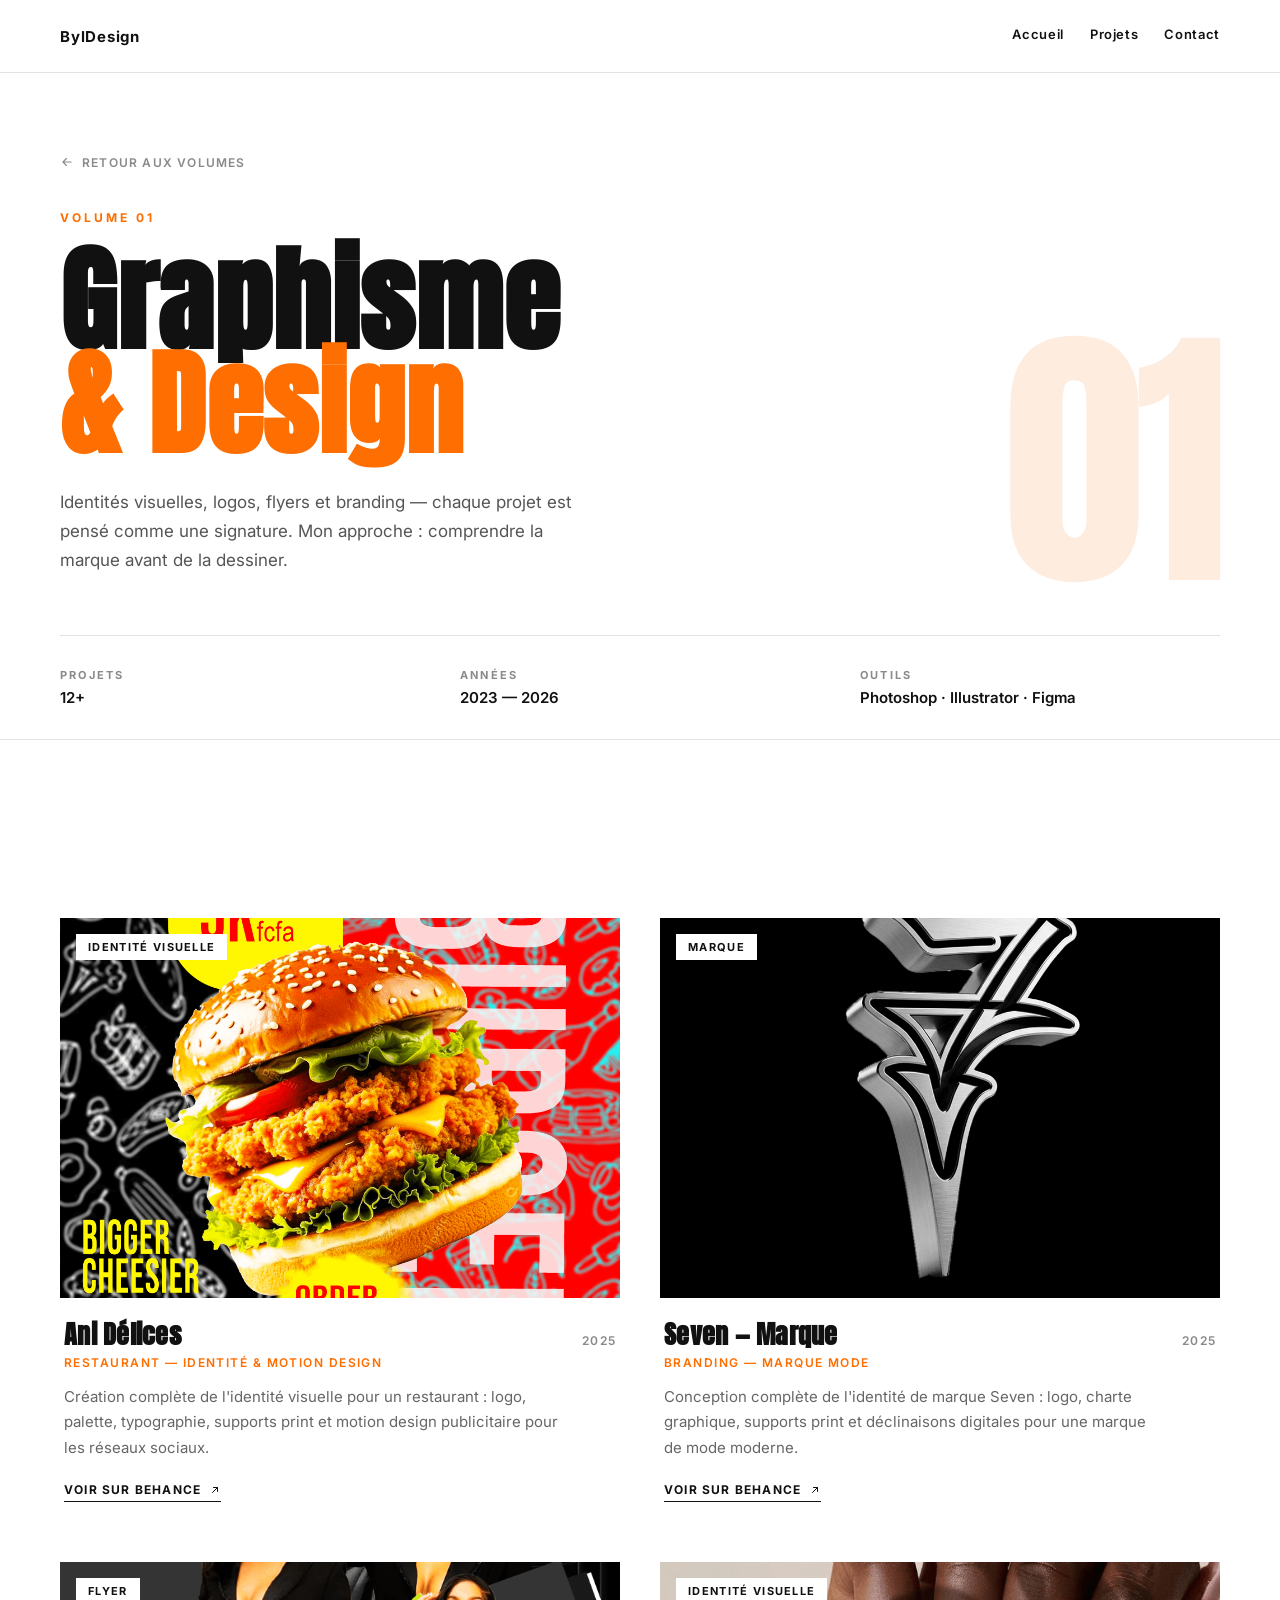
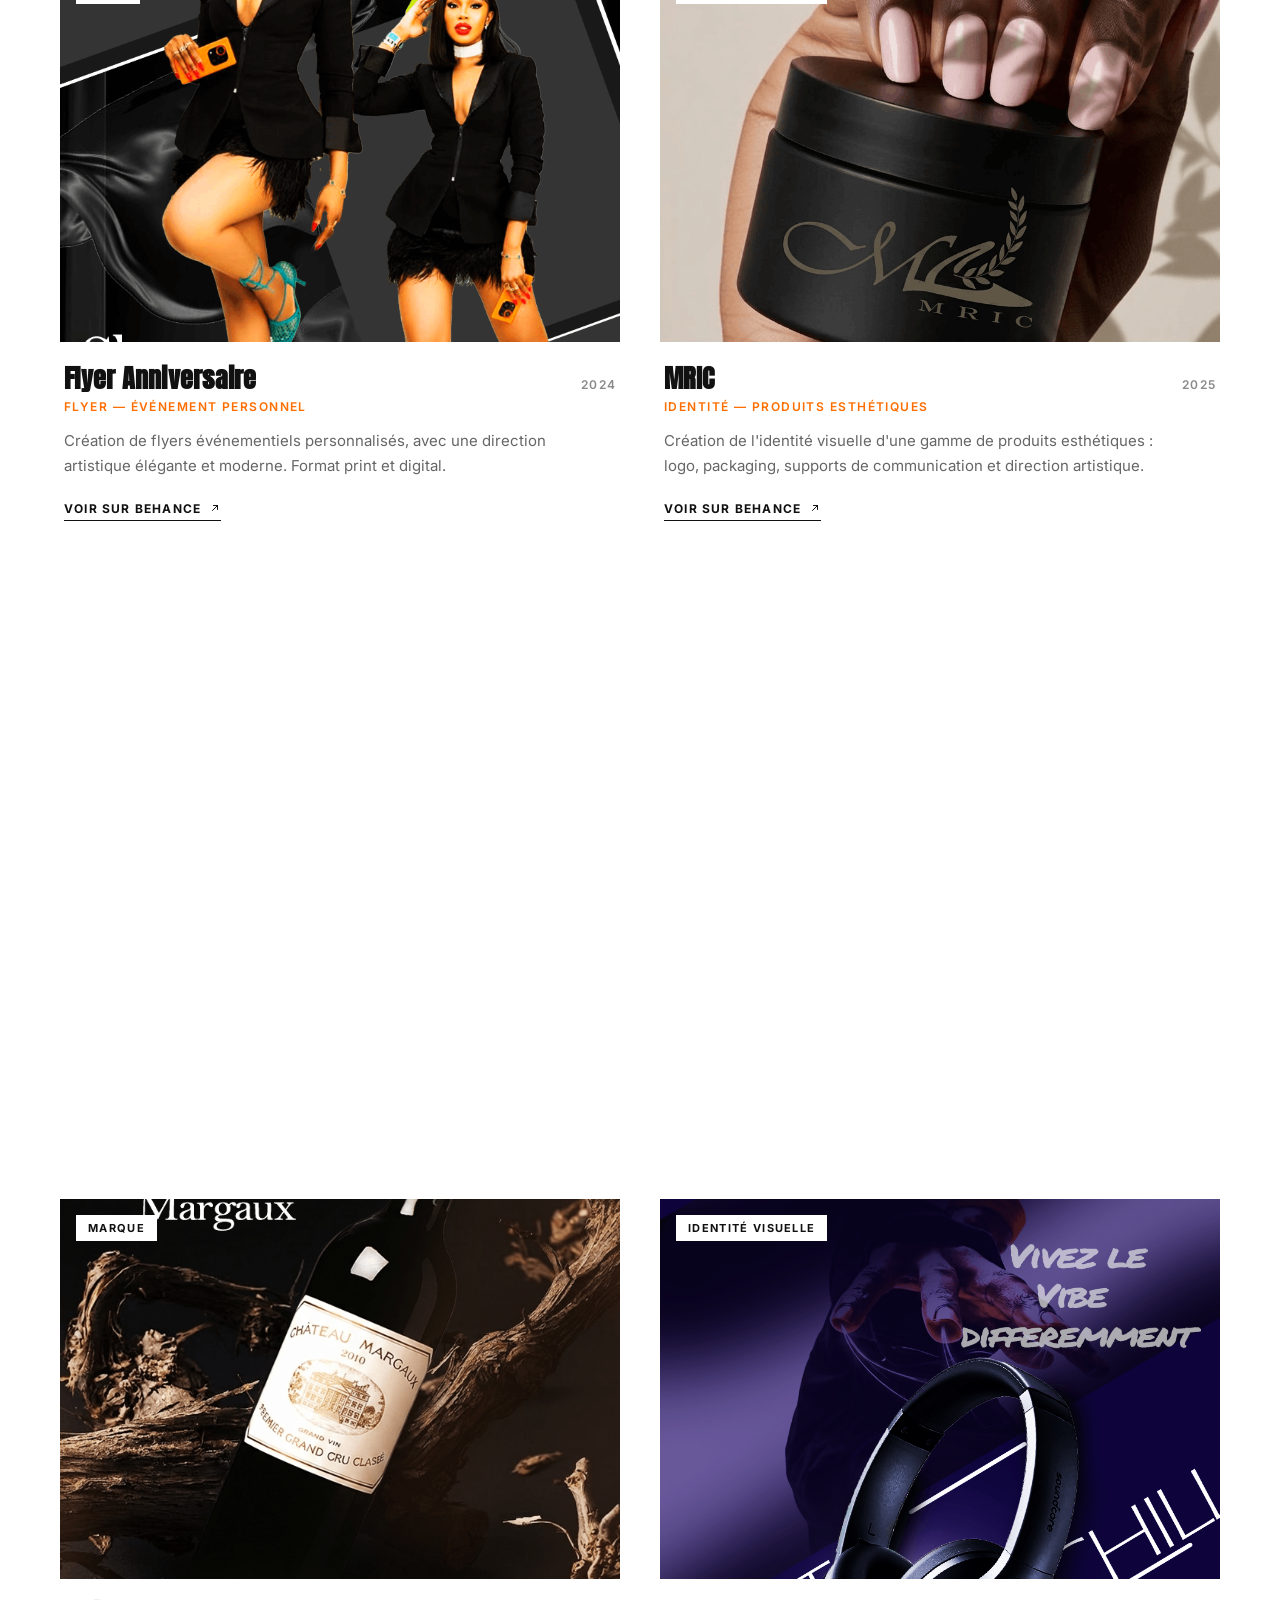
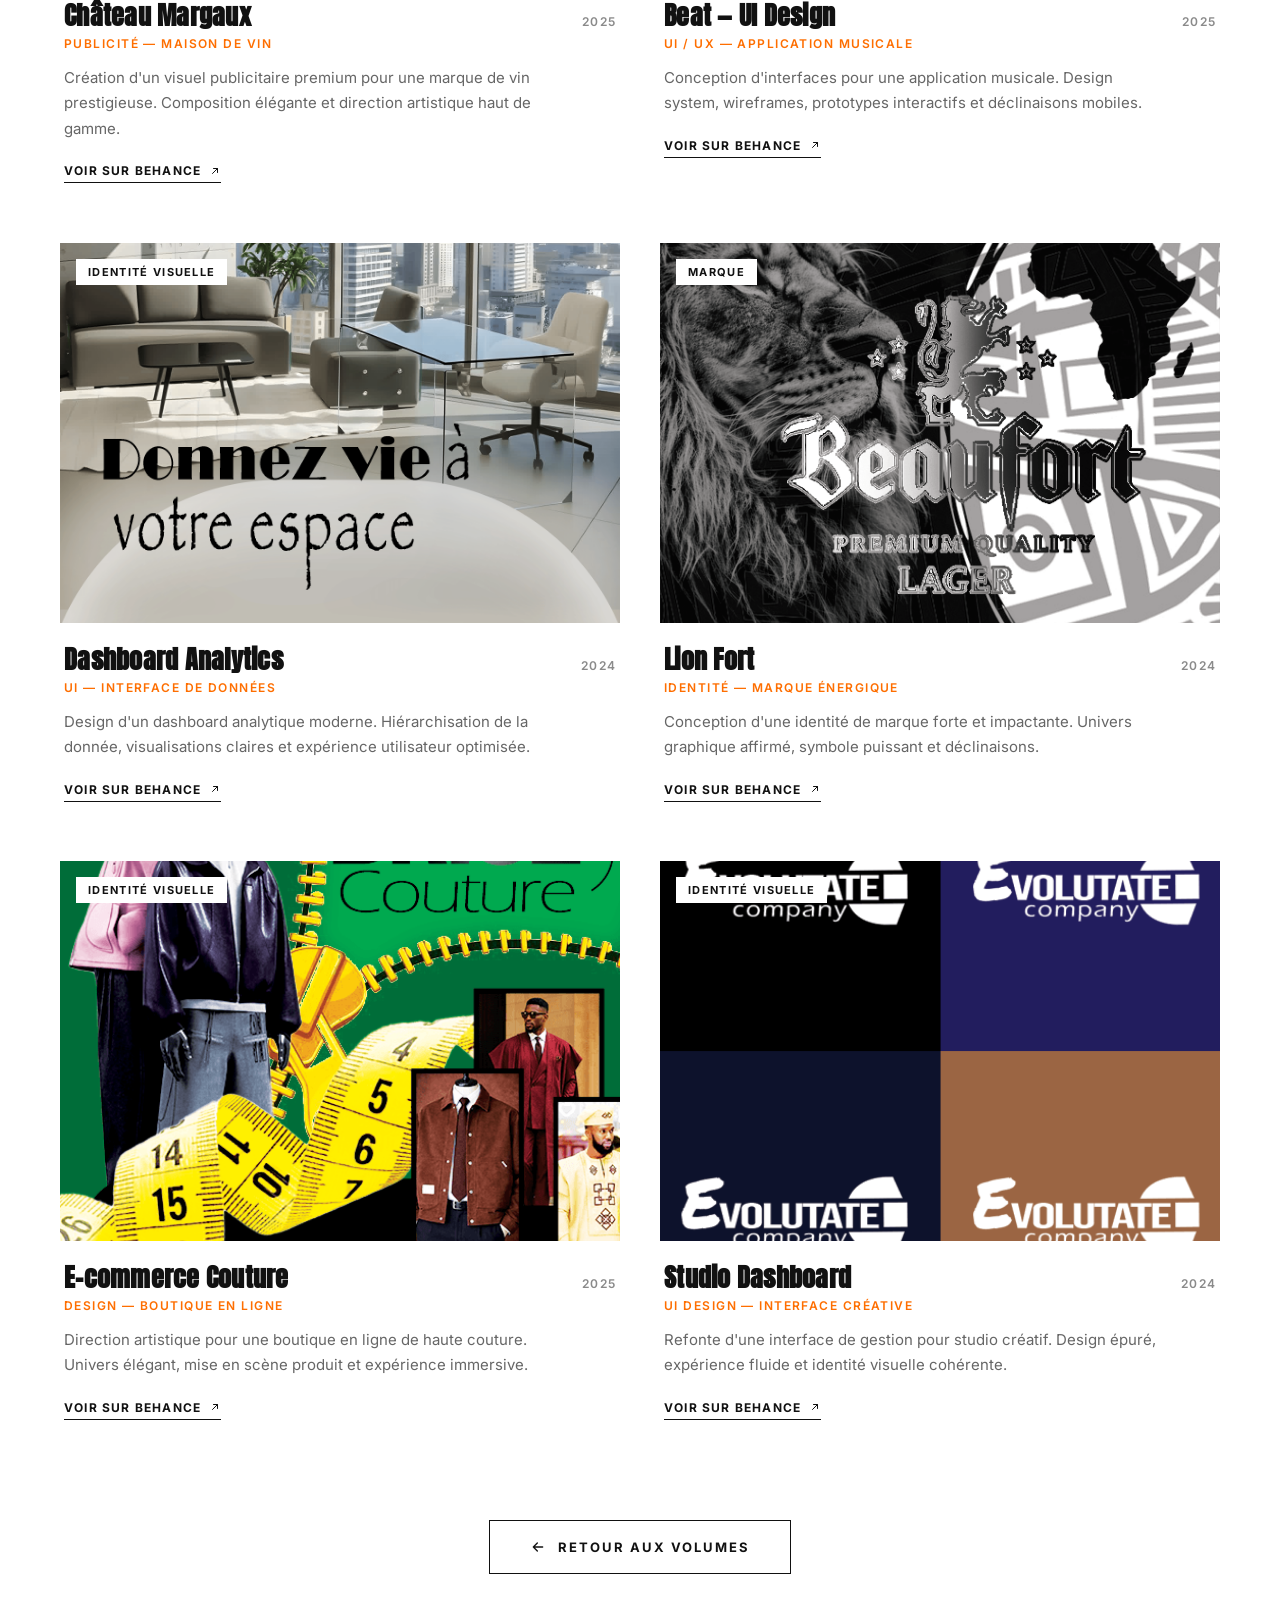
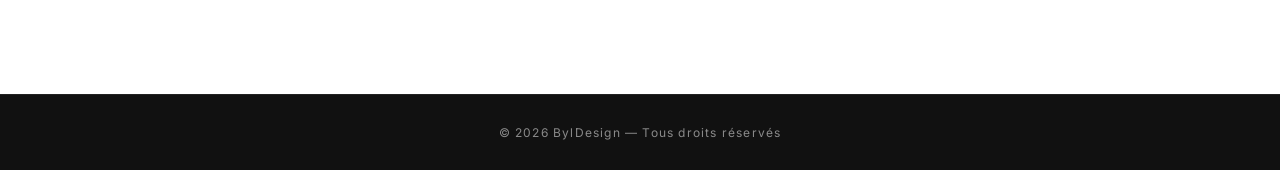
<file: design.html>
<!DOCTYPE html>
<html lang="fr">
<head>
<meta charset="UTF-8">
<meta name="viewport" content="width=device-width, initial-scale=1.0">
<title>Graphisme & Design — BylDesign</title>
<meta name="description" content="Projets de design graphique par BylDesign : logos, flyers, identités visuelles, branding et motion design.">

<link rel="preconnect" href="https://fonts.googleapis.com">
<link rel="preconnect" href="https://fonts.gstatic.com" crossorigin>
<link href="https://fonts.googleapis.com/css2?family=Anton&family=Inter:wght@400;500;600;700;800;900&family=Alex+Brush&display=swap" rel="stylesheet">

<link rel="stylesheet" href="css/style.css">
<link rel="stylesheet" href="css/transition.css">
<link rel="stylesheet" href="css/animations.css">
<link rel="stylesheet" href="css/secteur.css">
</head>
<body class="page-secteur" data-secteur="design">

<!-- ============ NAV ============ -->
<header class="nav nav-static">
  <a href="index.html" data-transition class="nav-logo">BylDesign</a>
  <nav class="nav-right">
    <a href="index.html" data-transition>Accueil</a>
    <a href="projets.html" class="is-active">Projets</a>
    <a href="index.html#contact" data-transition>Contact</a>
  </nav>

  <!-- 👇 BOUTON HAMBURGER -->
  <button class="nav-hamburger" id="navHamburger" aria-label="Menu" aria-expanded="false">
    <span class="ham-bar"></span>
    <span class="ham-bar"></span>
    <span class="ham-bar"></span>
  </button>
</header>
<!-- 👇 MENU MOBILE -->
<div class="mobile-menu" id="mobileMenu">
  <nav class="mobile-menu-nav">
    <a href="index.html" data-transition>Accueil</a>
    <a href="projets.html" data-transition>Projets</a>
    <a href="index.html#services" data-transition>Services</a>
    <a href="index.html#contact" data-transition>Contact</a>
  </nav>
  <div class="mobile-menu-social">
    <a href="https://www.linkedin.com/in/bylgait-bachirou-36720a354/" target="_blank" rel="noopener">LinkedIn</a>
    <a href="https://github.com/byl06" target="_blank" rel="noopener">GitHub</a>
    <a href="https://www.behance.net/byl-gaibachiro" target="_blank" rel="noopener">Behance</a>
    <a href="https://wa.me/2290151596397" target="_blank" rel="noopener">WhatsApp</a>
  </div>
</div>

<!-- ============ HERO SECTEUR ============ -->
<section class="secteur-hero">
  <div class="secteur-hero-inner">

    <div class="secteur-hero-left">
      <a href="projets.html" data-transition class="back-link">
        <svg viewBox="0 0 24 24" width="14" height="14" fill="none" stroke="currentColor" stroke-width="2" stroke-linecap="round" stroke-linejoin="round">
          <path d="M19 12H5M11 18l-6-6 6-6"/>
        </svg>
        Retour aux volumes
      </a>

      <div class="secteur-hero-cat" data-reveal="up">Volume 01</div>
      <h1 class="secteur-hero-title" data-reveal="big-up" data-delay="1">
        Graphisme<br>
        <span class="accent">& Design</span>
      </h1>
      <p class="secteur-hero-intro" data-reveal="up" data-delay="2">
        Identités visuelles, logos, flyers et branding — chaque projet
        est pensé comme une signature. Mon approche : comprendre la marque
        avant de la dessiner.
      </p>
    </div>

    <div class="secteur-hero-right">
      <div class="secteur-big-num" aria-hidden="true">01</div>
    </div>

  </div>

  <div class="secteur-meta">
    <div class="secteur-meta-item" data-reveal="up">
      <span class="meta-label">Projets</span>
      <span class="meta-value">12+</span>
    </div>
    <div class="secteur-meta-item" data-reveal="up" data-delay="1">
      <span class="meta-label">Années</span>
      <span class="meta-value">2023 — 2026</span>
    </div>
    <div class="secteur-meta-item" data-reveal="up" data-delay="2">
      <span class="meta-label">Outils</span>
      <span class="meta-value">Photoshop · Illustrator · Figma</span>
    </div>
  </div>
</section>

<!-- ============ GALERIE ============ -->
<section class="secteur-galerie">

  <div class="secteur-filtres" role="tablist" data-reveal="up">
    <button class="sfiltre active" data-sub="all" role="tab">Tout</button>
    <button class="sfiltre" data-sub="logo" role="tab">Logos</button>
    <button class="sfiltre" data-sub="flyer" role="tab">Flyers</button>
    <button class="sfiltre" data-sub="identite" role="tab">Identité visuelle</button>
    <button class="sfiltre" data-sub="marque" role="tab">Marque</button>
  </div>

  <div class="secteur-grid">

    <!-- PROJET 1 — Ani Délices (identité + motion) -->
    <article class="proj-card" data-sub="identite" data-reveal="up" data-delay="1">
      <div class="proj-img">
        <img src="assets/projets/design/burger.png" alt="Ani Délices" loading="lazy" onerror="this.src='https://placehold.co/600x600/ededeb/8a8a8a?text=Ani+Delices'">
        <span class="proj-cat">Identité visuelle</span>
      </div>
      <div class="proj-info">
        <div class="proj-head">
          <h3 class="proj-title">Ani Délices</h3>
          <span class="proj-year">2025</span>
        </div>
        <p class="proj-type">Restaurant — Identité & motion design</p>
        <p class="proj-desc">
          Création complète de l'identité visuelle pour un restaurant :
          logo, palette, typographie, supports print et motion design
          publicitaire pour les réseaux sociaux.
        </p>
        <a href="https://www.behance.net/byl-gaibachiro" class="proj-link" target="_blank" rel="noopener">
          Voir sur Behance
          <svg viewBox="0 0 24 24" width="12" height="12" fill="none" stroke="currentColor" stroke-width="2" stroke-linecap="round" stroke-linejoin="round">
            <path d="M7 17L17 7M9 7h8v8"/>
          </svg>
        </a>
      </div>
    </article>

    <!-- PROJET 2 — Seven Marque -->
    <article class="proj-card" data-sub="marque" data-reveal="up" data-delay="2">
      <div class="proj-img">
        <img src="assets/projets/design/Seven.png" alt="Seven Marque" loading="lazy" onerror="this.src='https://placehold.co/600x600/ededeb/8a8a8a?text=Seven'">
        <span class="proj-cat">Marque</span>
      </div>
      <div class="proj-info">
        <div class="proj-head">
          <h3 class="proj-title">Seven — Marque</h3>
          <span class="proj-year">2025</span>
        </div>
        <p class="proj-type">Branding — Marque mode</p>
        <p class="proj-desc">
          Conception complète de l'identité de marque Seven : logo,
          charte graphique, supports print et déclinaisons digitales
          pour une marque de mode moderne.
        </p>
        <a href="https://www.behance.net/byl-gaibachiro" class="proj-link" target="_blank" rel="noopener">
          Voir sur Behance
          <svg viewBox="0 0 24 24" width="12" height="12" fill="none" stroke="currentColor" stroke-width="2" stroke-linecap="round" stroke-linejoin="round">
            <path d="M7 17L17 7M9 7h8v8"/>
          </svg>
        </a>
      </div>
    </article>

    <!-- PROJET 3 — Flyer Anniversaire Sharon -->
    <article class="proj-card" data-sub="flyer" data-reveal="up" data-delay="3">
      <div class="proj-img">
        <img src="assets/projets/design/Sharon.png" alt="Flyer Anniversaire" loading="lazy" onerror="this.src='https://placehold.co/600x600/ededeb/8a8a8a?text=Flyer'">
        <span class="proj-cat">Flyer</span>
      </div>
      <div class="proj-info">
        <div class="proj-head">
          <h3 class="proj-title">Flyer Anniversaire</h3>
          <span class="proj-year">2024</span>
        </div>
        <p class="proj-type">Flyer — Événement personnel</p>
        <p class="proj-desc">
          Création de flyers événementiels personnalisés, avec une
          direction artistique élégante et moderne. Format print et digital.
        </p>
        <a href="https://www.behance.net/byl-gaibachiro" class="proj-link" target="_blank" rel="noopener">
          Voir sur Behance
          <svg viewBox="0 0 24 24" width="12" height="12" fill="none" stroke="currentColor" stroke-width="2" stroke-linecap="round" stroke-linejoin="round">
            <path d="M7 17L17 7M9 7h8v8"/>
          </svg>
        </a>
      </div>
    </article>

    <!-- PROJET 4 — MRIC Produits esthétiques -->
    <article class="proj-card" data-sub="identite" data-reveal="up" data-delay="1">
      <div class="proj-img">
        <img src="assets/projets/design/MRIC-1.png" alt="MRIC" loading="lazy" onerror="this.src='https://placehold.co/600x600/ededeb/8a8a8a?text=MRIC'">
        <span class="proj-cat">Identité visuelle</span>
      </div>
      <div class="proj-info">
        <div class="proj-head">
          <h3 class="proj-title">MRIC</h3>
          <span class="proj-year">2025</span>
        </div>
        <p class="proj-type">Identité — Produits esthétiques</p>
        <p class="proj-desc">
          Création de l'identité visuelle d'une gamme de produits
          esthétiques : logo, packaging, supports de communication
          et direction artistique.
        </p>
        <a href="https://www.behance.net/byl-gaibachiro" class="proj-link" target="_blank" rel="noopener">
          Voir sur Behance
          <svg viewBox="0 0 24 24" width="12" height="12" fill="none" stroke="currentColor" stroke-width="2" stroke-linecap="round" stroke-linejoin="round">
            <path d="M7 17L17 7M9 7h8v8"/>
          </svg>
        </a>
      </div>
    </article>

    <!-- PROJET 5 — CIVO Montre -->
    <article class="proj-card" data-sub="marque" data-reveal="up" data-delay="2">
      <div class="proj-img">
        <img src="assets/projets/design/Watch.png" alt="CIVO Montre" loading="lazy" onerror="this.src='https://placehold.co/600x600/ededeb/8a8a8a?text=Watch'">
        <span class="proj-cat">Marque</span>
      </div>
      <div class="proj-info">
        <div class="proj-head">
          <h3 class="proj-title">CIVO — Montre</h3>
          <span class="proj-year">2024</span>
        </div>
        <p class="proj-type">Visuel — Marque de montres</p>
        <p class="proj-desc">
          Création de visuels publicitaires haut de gamme pour une marque
          de montres. Retouche produit, mise en scène et direction artistique.
        </p>
        <a href="https://www.behance.net/byl-gaibachiro" class="proj-link" target="_blank" rel="noopener">
          Voir sur Behance
          <svg viewBox="0 0 24 24" width="12" height="12" fill="none" stroke="currentColor" stroke-width="2" stroke-linecap="round" stroke-linejoin="round">
            <path d="M7 17L17 7M9 7h8v8"/>
          </svg>
        </a>
      </div>
    </article>

    <!-- PROJET 6 — Barber Flyer -->
    <article class="proj-card" data-sub="flyer" data-reveal="up" data-delay="3">
      <div class="proj-img">
        <img src="assets/projets/design/hair1.png" alt="Barber Flyer" loading="lazy" onerror="this.src='https://placehold.co/600x600/ededeb/8a8a8a?text=Barber'">
        <span class="proj-cat">Flyer</span>
      </div>
      <div class="proj-info">
        <div class="proj-head">
          <h3 class="proj-title">Barber — Flyer</h3>
          <span class="proj-year">2024</span>
        </div>
        <p class="proj-type">Flyer — Salon de coiffure</p>
        <p class="proj-desc">
          Design de flyers promotionnels pour un salon de coiffure.
          Style urbain, typographie forte et mise en avant des services.
        </p>
        <a href="https://www.behance.net/byl-gaibachiro" class="proj-link" target="_blank" rel="noopener">
          Voir sur Behance
          <svg viewBox="0 0 24 24" width="12" height="12" fill="none" stroke="currentColor" stroke-width="2" stroke-linecap="round" stroke-linejoin="round">
            <path d="M7 17L17 7M9 7h8v8"/>
          </svg>
        </a>
      </div>
    </article>

    <!-- PROJET 7 — Visuel Château Margaux -->
    <article class="proj-card" data-sub="marque" data-reveal="up" data-delay="1">
      <div class="proj-img">
        <img src="assets/projets/design/margaux.png" alt="Château Margaux" loading="lazy" onerror="this.src='https://placehold.co/600x600/ededeb/8a8a8a?text=Margaux'">
        <span class="proj-cat">Marque</span>
      </div>
      <div class="proj-info">
        <div class="proj-head">
          <h3 class="proj-title">Château Margaux</h3>
          <span class="proj-year">2025</span>
        </div>
        <p class="proj-type">Publicité — Maison de vin</p>
        <p class="proj-desc">
          Création d'un visuel publicitaire premium pour une marque de vin
          prestigieuse. Composition élégante et direction artistique haut de gamme.
        </p>
        <a href="https://www.behance.net/byl-gaibachiro" class="proj-link" target="_blank" rel="noopener">
          Voir sur Behance
          <svg viewBox="0 0 24 24" width="12" height="12" fill="none" stroke="currentColor" stroke-width="2" stroke-linecap="round" stroke-linejoin="round">
            <path d="M7 17L17 7M9 7h8v8"/>
          </svg>
        </a>
      </div>
    </article>

    <!-- PROJET 8 — Beat UI/UX -->
    <article class="proj-card" data-sub="identite" data-reveal="up" data-delay="2">
      <div class="proj-img">
        <img src="assets/projets/design/beat.png" alt="Beat App Design" loading="lazy" onerror="this.src='https://placehold.co/600x600/ededeb/8a8a8a?text=UI+UX'">
        <span class="proj-cat">Identité visuelle</span>
      </div>
      <div class="proj-info">
        <div class="proj-head">
          <h3 class="proj-title">Beat — UI Design</h3>
          <span class="proj-year">2025</span>
        </div>
        <p class="proj-type">UI / UX — Application musicale</p>
        <p class="proj-desc">
          Conception d'interfaces pour une application musicale. Design system,
          wireframes, prototypes interactifs et déclinaisons mobiles.
        </p>
        <a href="https://www.behance.net/byl-gaibachiro" class="proj-link" target="_blank" rel="noopener">
          Voir sur Behance
          <svg viewBox="0 0 24 24" width="12" height="12" fill="none" stroke="currentColor" stroke-width="2" stroke-linecap="round" stroke-linejoin="round">
            <path d="M7 17L17 7M9 7h8v8"/>
          </svg>
        </a>
      </div>
    </article>

    <!-- PROJET 9 — Dashboard Analytics -->
    <article class="proj-card" data-sub="identite" data-reveal="up" data-delay="3">
      <div class="proj-img">
        <img src="assets/projets/design/ooo.png" alt="Dashboard Analytics" loading="lazy" onerror="this.src='https://placehold.co/600x600/ededeb/8a8a8a?text=Dashboard'">
        <span class="proj-cat">Identité visuelle</span>
      </div>
      <div class="proj-info">
        <div class="proj-head">
          <h3 class="proj-title">Dashboard Analytics</h3>
          <span class="proj-year">2024</span>
        </div>
        <p class="proj-type">UI — Interface de données</p>
        <p class="proj-desc">
          Design d'un dashboard analytique moderne. Hiérarchisation de la
          donnée, visualisations claires et expérience utilisateur optimisée.
        </p>
        <a href="https://www.behance.net/byl-gaibachiro" class="proj-link" target="_blank" rel="noopener">
          Voir sur Behance
          <svg viewBox="0 0 24 24" width="12" height="12" fill="none" stroke="currentColor" stroke-width="2" stroke-linecap="round" stroke-linejoin="round">
            <path d="M7 17L17 7M9 7h8v8"/>
          </svg>
        </a>
      </div>
    </article>

    <!-- PROJET 10 — Lion Fort -->
    <article class="proj-card" data-sub="marque" data-reveal="up" data-delay="1">
      <div class="proj-img">
        <img src="assets/projets/design/lionfort.png" alt="Lion Fort" loading="lazy" onerror="this.src='https://placehold.co/600x600/ededeb/8a8a8a?text=Lion+Fort'">
        <span class="proj-cat">Marque</span>
      </div>
      <div class="proj-info">
        <div class="proj-head">
          <h3 class="proj-title">Lion Fort</h3>
          <span class="proj-year">2024</span>
        </div>
        <p class="proj-type">Identité — Marque énergique</p>
        <p class="proj-desc">
          Conception d'une identité de marque forte et impactante.
          Univers graphique affirmé, symbole puissant et déclinaisons.
        </p>
        <a href="https://www.behance.net/byl-gaibachiro" class="proj-link" target="_blank" rel="noopener">
          Voir sur Behance
          <svg viewBox="0 0 24 24" width="12" height="12" fill="none" stroke="currentColor" stroke-width="2" stroke-linecap="round" stroke-linejoin="round">
            <path d="M7 17L17 7M9 7h8v8"/>
          </svg>
        </a>
      </div>
    </article>

    <!-- PROJET 11 — E-commerce Luxe -->
    <article class="proj-card" data-sub="identite" data-reveal="up" data-delay="2">
      <div class="proj-img">
        <img src="assets/projets/design/couture.png" alt="Couture Luxe" loading="lazy" onerror="this.src='https://placehold.co/600x600/ededeb/8a8a8a?text=Couture'">
        <span class="proj-cat">Identité visuelle</span>
      </div>
      <div class="proj-info">
        <div class="proj-head">
          <h3 class="proj-title">E-commerce Couture</h3>
          <span class="proj-year">2025</span>
        </div>
        <p class="proj-type">Design — Boutique en ligne</p>
        <p class="proj-desc">
          Direction artistique pour une boutique en ligne de haute couture.
          Univers élégant, mise en scène produit et expérience immersive.
        </p>
        <a href="https://www.behance.net/byl-gaibachiro" class="proj-link" target="_blank" rel="noopener">
          Voir sur Behance
          <svg viewBox="0 0 24 24" width="12" height="12" fill="none" stroke="currentColor" stroke-width="2" stroke-linecap="round" stroke-linejoin="round">
            <path d="M7 17L17 7M9 7h8v8"/>
          </svg>
        </a>
      </div>
    </article>

    <!-- PROJET 12 — Dashboard Studio -->
    <article class="proj-card" data-sub="identite" data-reveal="up" data-delay="3">
      <div class="proj-img">
        <img src="assets/projets/design/ev.png" alt="Studio Dashboard" loading="lazy" onerror="this.src='https://placehold.co/600x600/ededeb/8a8a8a?text=Studio'">
        <span class="proj-cat">Identité visuelle</span>
      </div>
      <div class="proj-info">
        <div class="proj-head">
          <h3 class="proj-title">Studio Dashboard</h3>
          <span class="proj-year">2024</span>
        </div>
        <p class="proj-type">UI Design — Interface créative</p>
        <p class="proj-desc">
          Refonte d'une interface de gestion pour studio créatif. Design
          épuré, expérience fluide et identité visuelle cohérente.
        </p>
        <a href="https://www.behance.net/byl-gaibachiro" class="proj-link" target="_blank" rel="noopener">
          Voir sur Behance
          <svg viewBox="0 0 24 24" width="12" height="12" fill="none" stroke="currentColor" stroke-width="2" stroke-linecap="round" stroke-linejoin="round">
            <path d="M7 17L17 7M9 7h8v8"/>
          </svg>
        </a>
      </div>
    </article>

  </div>

  <div class="secteur-empty" hidden>
    Aucun projet dans cette catégorie pour le moment.
  </div>

</section>

<!-- ============ RETOUR VOLUMES ============ -->
<section class="secteur-retour">
  <a href="projets.html" data-transition class="retour-btn">
    <svg viewBox="0 0 24 24" width="16" height="16" fill="none" stroke="currentColor" stroke-width="2" stroke-linecap="round" stroke-linejoin="round">
      <path d="M19 12H5M11 18l-6-6 6-6"/>
    </svg>
    Retour aux volumes
  </a>
</section>

<!-- ============ FOOTER ============ -->
<footer class="footer" data-reveal="fade">
  <p>© 2026 BylDesign — Tous droits réservés</p>
</footer>

<!-- Transition Signature -->
<div class="transition-overlay">
  <div class="transition-pen"></div>
  <div class="transition-signature">BylDesign</div>
</div>
<script src="js/script.js"></script>
<script src="js/transition.js"></script>
<script src="js/animations.js"></script>
<script src="js/secteur.js"></script>
</body>
</html>
</file>
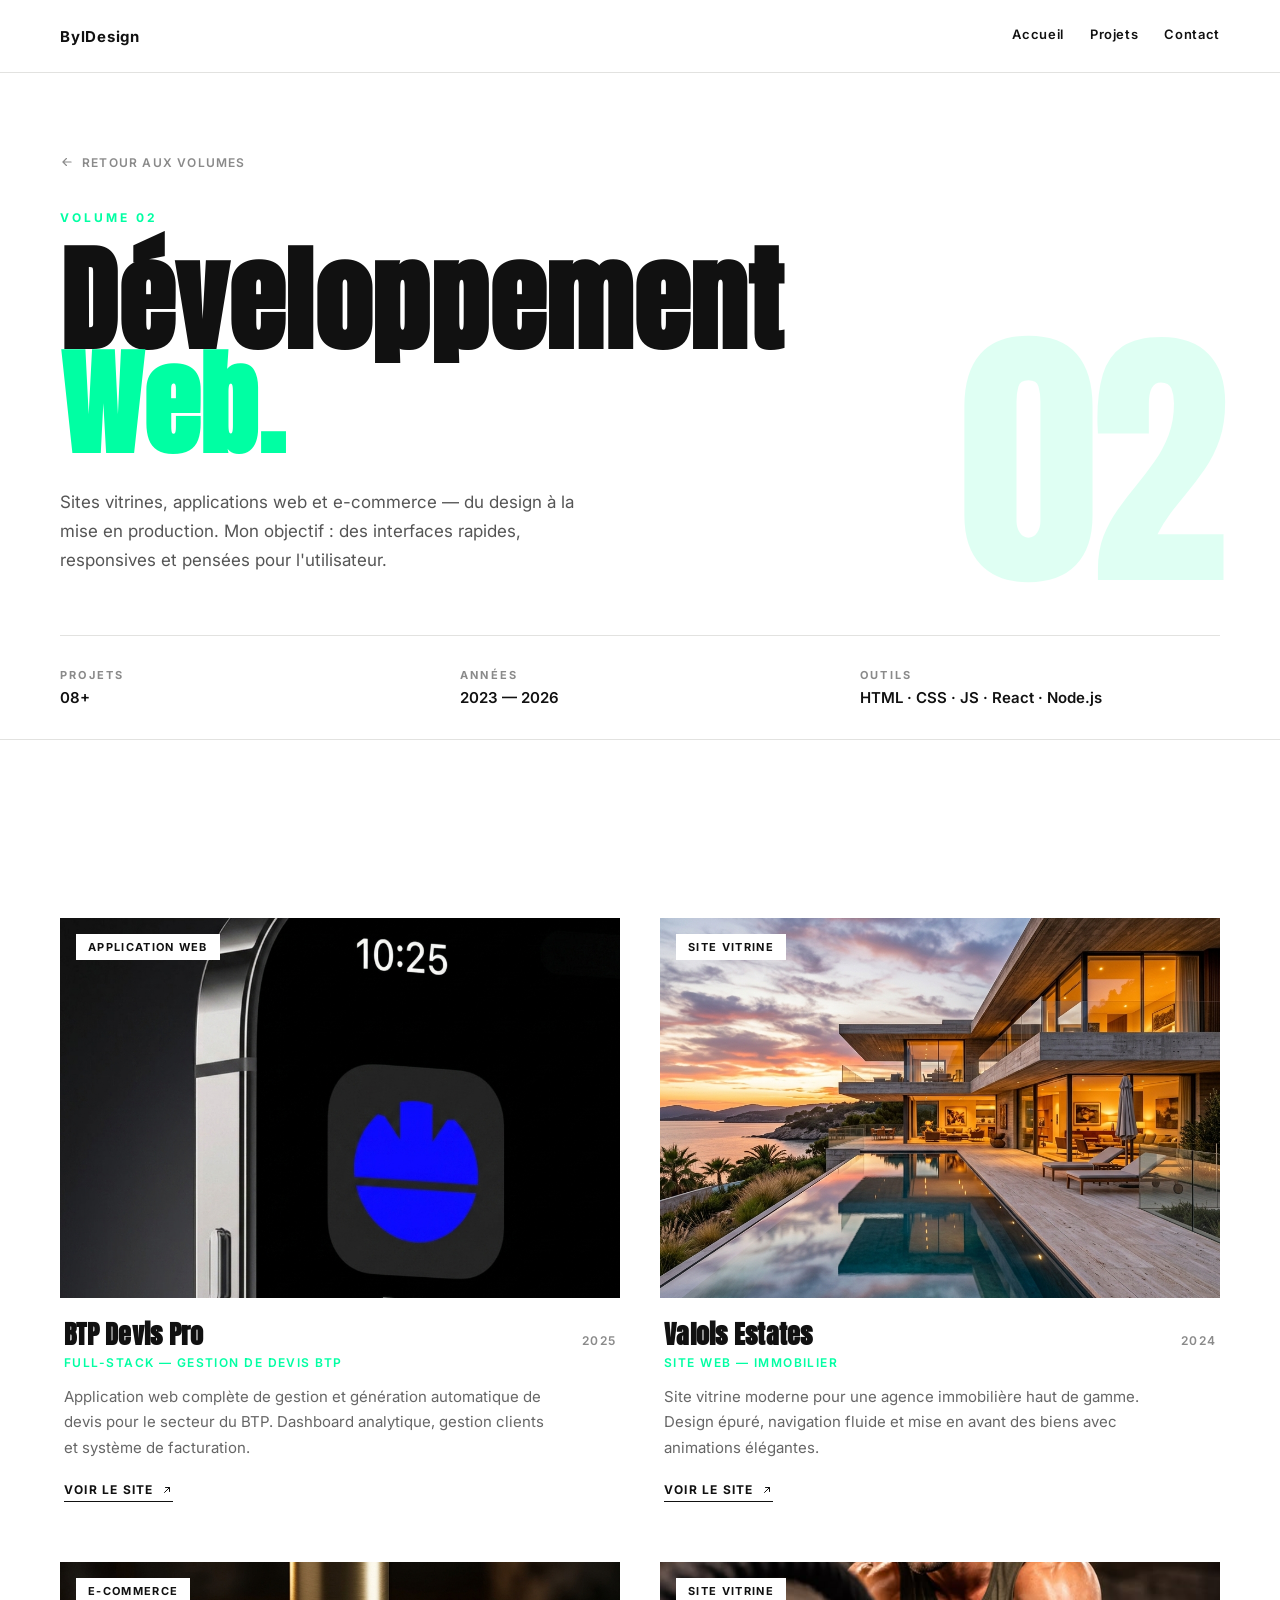
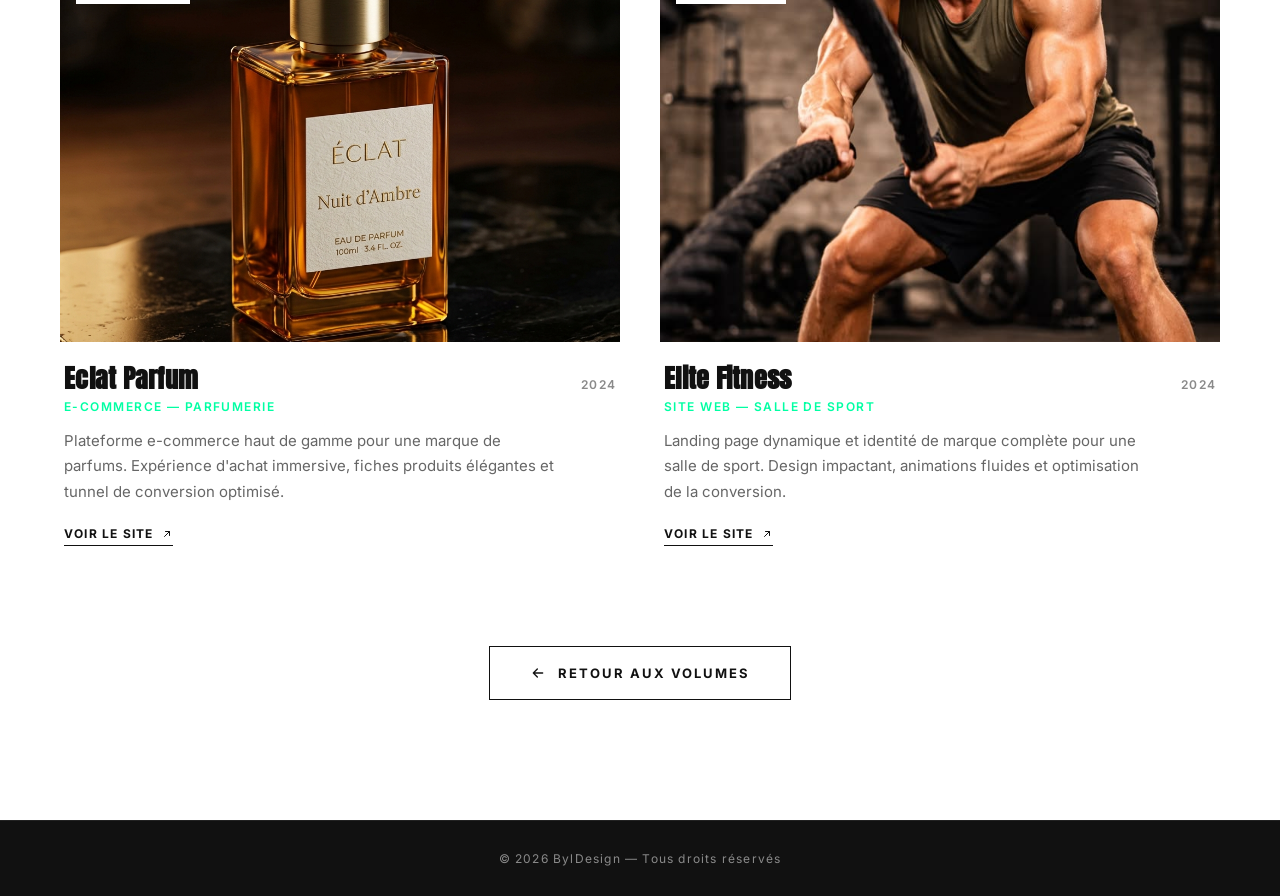
<file: dev.html>
<!DOCTYPE html>
<html lang="fr">
<head>
<meta charset="UTF-8">
<meta name="viewport" content="width=device-width, initial-scale=1.0">
<title>Développement Web — BylDesign</title>
<meta name="description" content="Projets de développement web par BylDesign : sites vitrines, applications web, e-commerce et UI/UX.">

<link rel="preconnect" href="https://fonts.googleapis.com">
<link rel="preconnect" href="https://fonts.gstatic.com" crossorigin>
<link href="https://fonts.googleapis.com/css2?family=Anton&family=Inter:wght@400;500;600;700;800;900&family=Alex+Brush&display=swap" rel="stylesheet">

<link rel="stylesheet" href="css/style.css">
<link rel="stylesheet" href="css/transition.css">
<link rel="stylesheet" href="css/animations.css">
<link rel="stylesheet" href="css/secteur.css">
</head>
<body class="page-secteur" data-secteur="dev">

<!-- ============ NAV ============ -->
<header class="nav nav-static">
  <a href="index.html" data-transition class="nav-logo">BylDesign</a>
  <nav class="nav-right">
    <a href="index.html" data-transition>Accueil</a>
    <a href="projets.html" class="is-active">Projets</a>
    <a href="index.html#contact" data-transition>Contact</a>
  </nav>

  <!-- 👇 BOUTON HAMBURGER -->
  <button class="nav-hamburger" id="navHamburger" aria-label="Menu" aria-expanded="false">
    <span class="ham-bar"></span>
    <span class="ham-bar"></span>
    <span class="ham-bar"></span>
  </button>
</header>
<!-- 👇 MENU MOBILE -->
<div class="mobile-menu" id="mobileMenu">
  <nav class="mobile-menu-nav">
    <a href="index.html" data-transition>Accueil</a>
    <a href="projets.html" data-transition>Projets</a>
    <a href="index.html#services" data-transition>Services</a>
    <a href="index.html#contact" data-transition>Contact</a>
  </nav>
  <div class="mobile-menu-social">
    <a href="https://www.linkedin.com/in/bylgait-bachirou-36720a354/" target="_blank" rel="noopener">LinkedIn</a>
    <a href="https://github.com/byl06" target="_blank" rel="noopener">GitHub</a>
    <a href="https://www.behance.net/byl-gaibachiro" target="_blank" rel="noopener">Behance</a>
    <a href="https://wa.me/2290151596397" target="_blank" rel="noopener">WhatsApp</a>
  </div>
</div>

<!-- ============ HERO SECTEUR ============ -->
<section class="secteur-hero">
  <div class="secteur-hero-inner">

    <div class="secteur-hero-left">
      <a href="projets.html" data-transition class="back-link">
        <svg viewBox="0 0 24 24" width="14" height="14" fill="none" stroke="currentColor" stroke-width="2" stroke-linecap="round" stroke-linejoin="round">
          <path d="M19 12H5M11 18l-6-6 6-6"/>
        </svg>
        Retour aux volumes
      </a>

      <div class="secteur-hero-cat" data-reveal="up">Volume 02</div>
      <h1 class="secteur-hero-title" data-reveal="big-up" data-delay="1">
        Développement<br>
        <span class="accent">Web.</span>
      </h1>
      <p class="secteur-hero-intro" data-reveal="up" data-delay="2">
        Sites vitrines, applications web et e-commerce — du design
        à la mise en production. Mon objectif : des interfaces rapides,
        responsives et pensées pour l'utilisateur.
      </p>
    </div>

    <div class="secteur-hero-right">
      <div class="secteur-big-num" aria-hidden="true">02</div>
    </div>

  </div>

  <div class="secteur-meta">
    <div class="secteur-meta-item" data-reveal="up">
      <span class="meta-label">Projets</span>
      <span class="meta-value">08+</span>
    </div>
    <div class="secteur-meta-item" data-reveal="up" data-delay="1">
      <span class="meta-label">Années</span>
      <span class="meta-value">2023 — 2026</span>
    </div>
    <div class="secteur-meta-item" data-reveal="up" data-delay="2">
      <span class="meta-label">Outils</span>
      <span class="meta-value">HTML · CSS · JS · React · Node.js</span>
    </div>
  </div>
</section>

<!-- ============ GALERIE ============ -->
<section class="secteur-galerie">

  <div class="secteur-filtres" role="tablist" data-reveal="up">
    <button class="sfiltre active" data-sub="all" role="tab">Tout</button>
    <button class="sfiltre" data-sub="site" role="tab">Sites vitrines</button>
    <button class="sfiltre" data-sub="appweb" role="tab">Applications web</button>
    <button class="sfiltre" data-sub="ecommerce" role="tab">E-commerce</button>
    <button class="sfiltre" data-sub="uiux" role="tab">UI / UX</button>
  </div>

  <div class="secteur-grid">

    <!-- PROJET 1 — BTP Devis Pro -->
    <article class="proj-card" data-sub="appweb" data-reveal="up" data-delay="1">
      <div class="proj-img">
        <img src="assets/projets/dev/d.png" alt="BTP Devis Pro" loading="lazy" onerror="this.src='https://placehold.co/600x600/ededeb/8a8a8a?text=BTP+Devis+Pro'">
        <span class="proj-cat">Application web</span>
      </div>
      <div class="proj-info">
        <div class="proj-head">
          <h3 class="proj-title">BTP Devis Pro</h3>
          <span class="proj-year">2025</span>
        </div>
        <p class="proj-type">Full-stack — Gestion de devis BTP</p>
        <p class="proj-desc">
          Application web complète de gestion et génération automatique de devis
          pour le secteur du BTP. Dashboard analytique, gestion clients et
          système de facturation.
        </p>
        <a href="https://btp-devis-pro-1.onrender.com/" target="_blank" rel="noopener" class="proj-link">
          Voir le site
          <svg viewBox="0 0 24 24" width="12" height="12" fill="none" stroke="currentColor" stroke-width="2" stroke-linecap="round" stroke-linejoin="round">
            <path d="M7 17L17 7M9 7h8v8"/>
          </svg>
        </a>
      </div>
    </article>

    <!-- PROJET 2 — Valois Estates -->
    <article class="proj-card" data-sub="site" data-reveal="up" data-delay="2">
      <div class="proj-img">
        <img src="assets/projets/dev/valois_hero.png" alt="Valois Estates" loading="lazy" onerror="this.src='https://placehold.co/600x600/ededeb/8a8a8a?text=Valois'">
        <span class="proj-cat">Site vitrine</span>
      </div>
      <div class="proj-info">
        <div class="proj-head">
          <h3 class="proj-title">Valois Estates</h3>
          <span class="proj-year">2024</span>
        </div>
        <p class="proj-type">Site web — Immobilier</p>
        <p class="proj-desc">
          Site vitrine moderne pour une agence immobilière haut de gamme.
          Design épuré, navigation fluide et mise en avant des biens
          avec animations élégantes.
        </p>
        <a href="https://valois-estates-horizon.netlify.app/" target="_blank" rel="noopener" class="proj-link">
          Voir le site
          <svg viewBox="0 0 24 24" width="12" height="12" fill="none" stroke="currentColor" stroke-width="2" stroke-linecap="round" stroke-linejoin="round">
            <path d="M7 17L17 7M9 7h8v8"/>
          </svg>
        </a>
      </div>
    </article>

    <!-- PROJET 3 — Eclat Parfum -->
    <article class="proj-card" data-sub="ecommerce" data-reveal="up" data-delay="3">
      <div class="proj-img">
        <img src="assets/projets/dev/nuit_ambre.png" alt="Eclat Parfum" loading="lazy" onerror="this.src='https://placehold.co/600x600/ededeb/8a8a8a?text=Eclat'">
        <span class="proj-cat">E-commerce</span>
      </div>
      <div class="proj-info">
        <div class="proj-head">
          <h3 class="proj-title">Eclat Parfum</h3>
          <span class="proj-year">2024</span>
        </div>
        <p class="proj-type">E-commerce — Parfumerie</p>
        <p class="proj-desc">
          Plateforme e-commerce haut de gamme pour une marque de parfums.
          Expérience d'achat immersive, fiches produits élégantes et
          tunnel de conversion optimisé.
        </p>
        <a href="https://eclat-parfumshop.netlify.app/" target="_blank" rel="noopener" class="proj-link">
          Voir le site
          <svg viewBox="0 0 24 24" width="12" height="12" fill="none" stroke="currentColor" stroke-width="2" stroke-linecap="round" stroke-linejoin="round">
            <path d="M7 17L17 7M9 7h8v8"/>
          </svg>
        </a>
      </div>
    </article>

    <!-- PROJET 4 — Elite Fitness -->
    <article class="proj-card" data-sub="site" data-reveal="up" data-delay="1">
      <div class="proj-img">
        <img src="assets/projets/dev/elite-fitness.jpg" alt="Elite Fitness" loading="lazy" onerror="this.src='https://placehold.co/600x600/ededeb/8a8a8a?text=Fitness'">
        <span class="proj-cat">Site vitrine</span>
      </div>
      <div class="proj-info">
        <div class="proj-head">
          <h3 class="proj-title">Elite Fitness</h3>
          <span class="proj-year">2024</span>
        </div>
        <p class="proj-type">Site web — Salle de sport</p>
        <p class="proj-desc">
          Landing page dynamique et identité de marque complète pour une
          salle de sport. Design impactant, animations fluides et
          optimisation de la conversion.
        </p>
        <a href="https://elite-fitness-by-byldesign.netlify.app" target="_blank" rel="noopener" class="proj-link">
          Voir le site
          <svg viewBox="0 0 24 24" width="12" height="12" fill="none" stroke="currentColor" stroke-width="2" stroke-linecap="round" stroke-linejoin="round">
            <path d="M7 17L17 7M9 7h8v8"/>
          </svg>
        </a>
      </div>
    </article>

    <!-- PROJET 5 — Application web (à venir) -->
    

    <!-- PROJET 6 — UI/UX -->
    

  </div>

  <div class="secteur-empty" hidden>
    Aucun projet dans cette catégorie pour le moment.
  </div>

</section>

<!-- ============ RETOUR VOLUMES ============ -->
<section class="secteur-retour">
  <a href="projets.html" data-transition class="retour-btn">
    <svg viewBox="0 0 24 24" width="16" height="16" fill="none" stroke="currentColor" stroke-width="2" stroke-linecap="round" stroke-linejoin="round">
      <path d="M19 12H5M11 18l-6-6 6-6"/>
    </svg>
    Retour aux volumes
  </a>
</section>

<!-- ============ FOOTER ============ -->
<footer class="footer" data-reveal="fade">
  <p>© 2026 BylDesign — Tous droits réservés</p>
</footer>

<!-- Transition Signature -->
<div class="transition-overlay">
  <div class="transition-pen"></div>
  <div class="transition-signature">BylDesign</div>
</div>
<script src="js/script.js"></script>
<script src="js/transition.js"></script>
<script src="js/animations.js"></script>
<script src="js/secteur.js"></script>
</body>
</html>
</file>
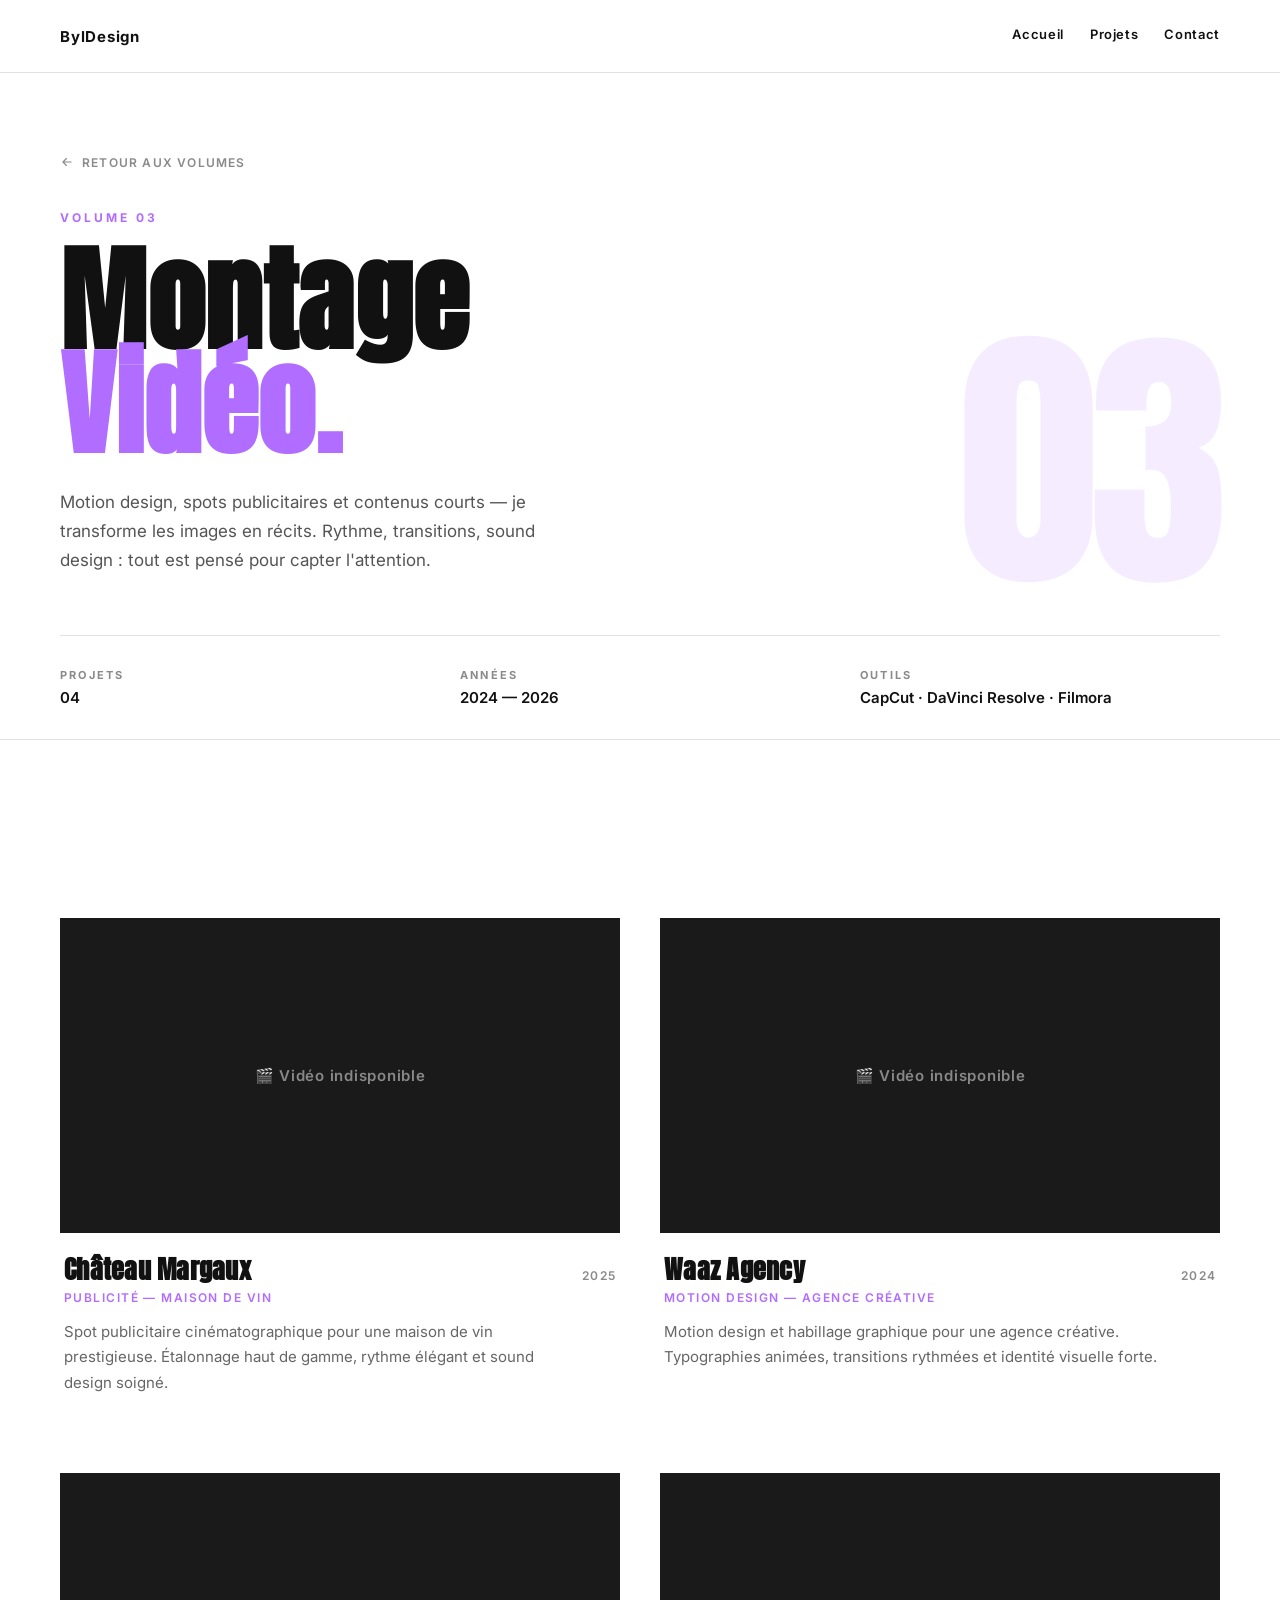
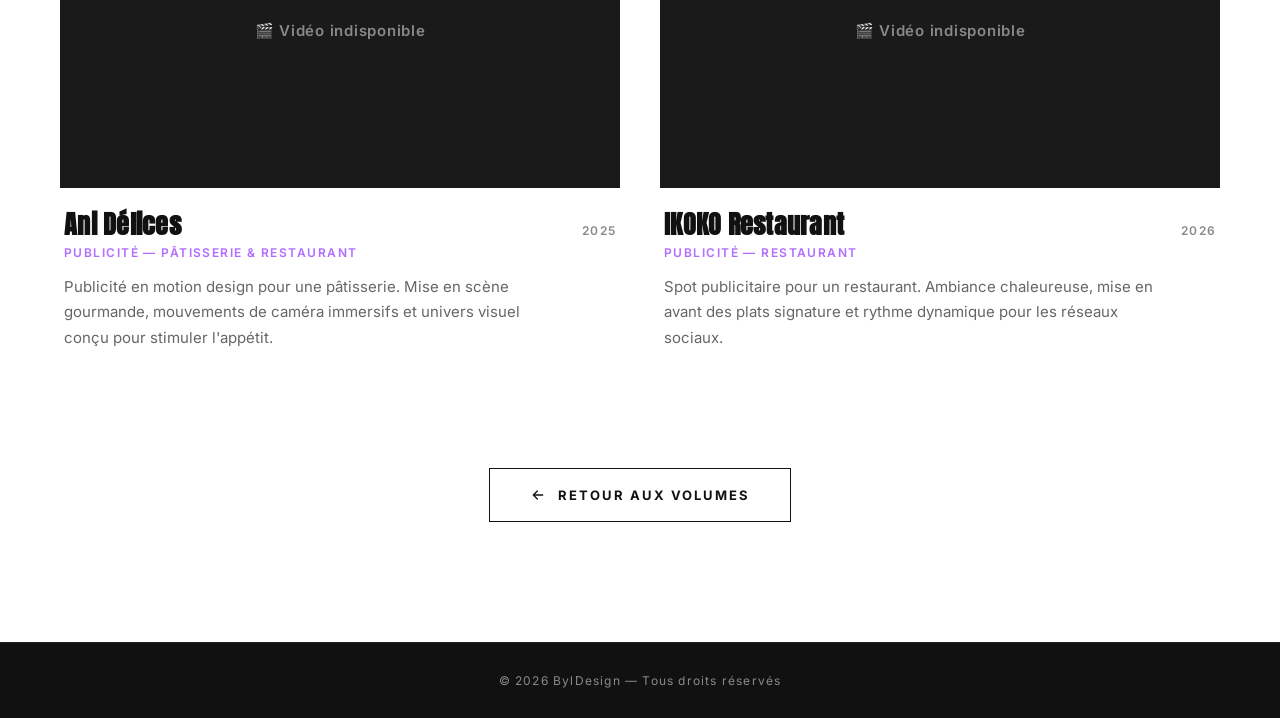
<file: montage.html>
<!DOCTYPE html>
<html lang="fr">
<head>
<meta charset="UTF-8">
<meta name="viewport" content="width=device-width, initial-scale=1.0">
<title>Montage Vidéo — BylDesign</title>
<meta name="description" content="Projets de montage vidéo par BylDesign : motion design, publicités et contenus courts.">

<link rel="preconnect" href="https://fonts.googleapis.com">
<link rel="preconnect" href="https://fonts.gstatic.com" crossorigin>
<link href="https://fonts.googleapis.com/css2?family=Anton&family=Inter:wght@400;500;600;700;800;900&family=Alex+Brush&display=swap" rel="stylesheet">

<link rel="stylesheet" href="css/style.css">
<link rel="stylesheet" href="css/transition.css">
<link rel="stylesheet" href="css/animations.css">
<link rel="stylesheet" href="css/secteur.css">

</head>
<body class="page-secteur" data-secteur="montage">

<!-- ============ NAV ============ -->
<header class="nav nav-static">
  <a href="index.html" data-transition class="nav-logo">BylDesign</a>
  <nav class="nav-right">
    <a href="index.html" data-transition>Accueil</a>
    <a href="projets.html" class="is-active">Projets</a>
    <a href="index.html#contact" data-transition>Contact</a>
  </nav>

  <!-- 👇 BOUTON HAMBURGER -->
  <button class="nav-hamburger" id="navHamburger" aria-label="Menu" aria-expanded="false">
    <span class="ham-bar"></span>
    <span class="ham-bar"></span>
    <span class="ham-bar"></span>
  </button>
</header>
<!-- 👇 MENU MOBILE -->
<div class="mobile-menu" id="mobileMenu">
  <nav class="mobile-menu-nav">
    <a href="index.html" data-transition>Accueil</a>
    <a href="projets.html" data-transition>Projets</a>
    <a href="index.html#services" data-transition>Services</a>
    <a href="index.html#contact" data-transition>Contact</a>
  </nav>
  <div class="mobile-menu-social">
    <a href="https://www.linkedin.com/in/bylgait-bachirou-36720a354/" target="_blank" rel="noopener">LinkedIn</a>
    <a href="https://github.com/byl06" target="_blank" rel="noopener">GitHub</a>
    <a href="https://www.behance.net/byl-gaibachiro" target="_blank" rel="noopener">Behance</a>
    <a href="https://wa.me/2290151596397" target="_blank" rel="noopener">WhatsApp</a>
  </div>
</div>

<!-- ============ HERO SECTEUR ============ -->
<section class="secteur-hero">
  <div class="secteur-hero-inner">
    <div class="secteur-hero-left">
      <a href="projets.html" data-transition class="back-link">
        <svg viewBox="0 0 24 24" width="14" height="14" fill="none" stroke="currentColor" stroke-width="2" stroke-linecap="round" stroke-linejoin="round">
          <path d="M19 12H5M11 18l-6-6 6-6"/>
        </svg>
        Retour aux volumes
      </a>

      <div class="secteur-hero-cat" data-reveal="up">Volume 03</div>
      <h1 class="secteur-hero-title" data-reveal="big-up" data-delay="1">
        Montage<br>
        <span class="accent">Vidéo.</span>
      </h1>
      <p class="secteur-hero-intro" data-reveal="up" data-delay="2">
        Motion design, spots publicitaires et contenus courts — je transforme
        les images en récits. Rythme, transitions, sound design :
        tout est pensé pour capter l'attention.
      </p>
    </div>

    <div class="secteur-hero-right">
      <div class="secteur-big-num" aria-hidden="true">03</div>
    </div>
  </div>

  <div class="secteur-meta">
    <div class="secteur-meta-item" data-reveal="up">
      <span class="meta-label">Projets</span>
      <span class="meta-value">04</span>
    </div>
    <div class="secteur-meta-item" data-reveal="up" data-delay="1">
      <span class="meta-label">Années</span>
      <span class="meta-value">2024 — 2026</span>
    </div>
    <div class="secteur-meta-item" data-reveal="up" data-delay="2">
      <span class="meta-label">Outils</span>
      <span class="meta-value">CapCut · DaVinci Resolve · Filmora</span>
    </div>
  </div>
</section>

<!-- ============ GALERIE VIDÉOS ============ -->
<section class="secteur-galerie">

  <div class="secteur-filtres" role="tablist" data-reveal="up">
    <button class="sfiltre active" data-sub="all" role="tab">Tout</button>
    <button class="sfiltre" data-sub="pub" role="tab">Publicités</button>
    <button class="sfiltre" data-sub="motion" role="tab">Motion design</button>
  </div>

  <div class="secteur-grid">

    <!-- PROJET 1 — Château Margaux -->
    <article class="proj-card" data-sub="pub" data-reveal="up" data-delay="1">
      <div class="proj-video-embed">
        <video 
          src="https://res.cloudinary.com/y8rdyvtk/video/upload/v1791649222/margauxd_t0rad1.mp4" 
          muted loop playsinline preload="metadata"
          controls
          onerror="this.parentElement.innerHTML='<div class=\'video-placeholder\'>🎬 Vidéo indisponible</div>'">
        </video>
        <span class="proj-cat">Publicité</span>
      </div>
      <div class="proj-info">
        <div class="proj-head">
          <h3 class="proj-title">Château Margaux</h3>
          <span class="proj-year">2025</span>
        </div>
        <p class="proj-type">Publicité — Maison de vin</p>
        <p class="proj-desc">
          Spot publicitaire cinématographique pour une maison de vin prestigieuse.
          Étalonnage haut de gamme, rythme élégant et sound design soigné.
        </p>
      </div>
    </article>

    <!-- PROJET 2 — Waaz Agency -->
    <article class="proj-card" data-sub="motion" data-reveal="up" data-delay="2">
      <div class="proj-video-embed">
        <video 
          src="https://res.cloudinary.com/y8rdyvtk/video/upload/v1791649100/Waazagency_xmz37g.mp4" 
          muted loop playsinline preload="metadata"
          controls
          onerror="this.parentElement.innerHTML='<div class=\'video-placeholder\'>🎬 Vidéo indisponible</div>'">
        </video>
        <span class="proj-cat">Motion design</span>
      </div>
      <div class="proj-info">
        <div class="proj-head">
          <h3 class="proj-title">Waaz Agency</h3>
          <span class="proj-year">2024</span>
        </div>
        <p class="proj-type">Motion design — Agence créative</p>
        <p class="proj-desc">
          Motion design et habillage graphique pour une agence créative.
          Typographies animées, transitions rythmées et identité visuelle forte.
        </p>
      </div>
    </article>

    <!-- PROJET 3 — Ani Délices -->
    <article class="proj-card" data-sub="pub" data-reveal="up" data-delay="3">
      <div class="proj-video-embed">
        <video 
          src="https://res.cloudinary.com/y8rdyvtk/video/upload/v1791649340/gateaux_z06soq.mp4" 
          muted loop playsinline preload="metadata"
          controls
          onerror="this.parentElement.innerHTML='<div class=\'video-placeholder\'>🎬 Vidéo indisponible</div>'">
        </video>
        <span class="proj-cat">Publicité</span>
      </div>
      <div class="proj-info">
        <div class="proj-head">
          <h3 class="proj-title">Ani Délices</h3>
          <span class="proj-year">2025</span>
        </div>
        <p class="proj-type">Publicité — Pâtisserie & restaurant</p>
        <p class="proj-desc">
          Publicité en motion design pour une pâtisserie. Mise en scène
          gourmande, mouvements de caméra immersifs et univers visuel
          conçu pour stimuler l'appétit.
        </p>
      </div>
    </article>

    <!-- PROJET 4 — IKOKO Restaurant -->
    <article class="proj-card" data-sub="pub" data-reveal="up" data-delay="1">
      <div class="proj-video-embed">
        <video 
          src="https://res.cloudinary.com/y8rdyvtk/video/upload/v1791649479/Vid%C3%A9o_sans_titre_6_hsnkor.mp4" 
          muted loop playsinline preload="metadata"
          controls
          onerror="this.parentElement.innerHTML='<div class=\'video-placeholder\'>🎬 Vidéo indisponible</div>'">
        </video>
        <span class="proj-cat">Publicité</span>
      </div>
      <div class="proj-info">
        <div class="proj-head">
          <h3 class="proj-title">IKOKO Restaurant</h3>
          <span class="proj-year">2026</span>
        </div>
        <p class="proj-type">Publicité — Restaurant</p>
        <p class="proj-desc">
          Spot publicitaire pour un restaurant. Ambiance chaleureuse,
          mise en avant des plats signature et rythme dynamique pour
          les réseaux sociaux.
        </p>
      </div>
    </article>

  </div>

  <div class="secteur-empty" hidden>
    Aucun projet dans cette catégorie pour le moment.
  </div>

</section>

<!-- ============ RETOUR VOLUMES ============ -->
<section class="secteur-retour">
  <a href="projets.html" data-transition class="retour-btn">
    <svg viewBox="0 0 24 24" width="16" height="16" fill="none" stroke="currentColor" stroke-width="2" stroke-linecap="round" stroke-linejoin="round">
      <path d="M19 12H5M11 18l-6-6 6-6"/>
    </svg>
    Retour aux volumes
  </a>
</section>

<!-- ============ FOOTER ============ -->
<footer class="footer" data-reveal="fade">
  <p>© 2026 BylDesign — Tous droits réservés</p>
</footer>

<!-- Transition Signature -->
<div class="transition-overlay">
  <div class="transition-pen"></div>
  <div class="transition-signature">BylDesign</div>
</div>

<script src="js/transition.js"></script>
<script src="js/animations.js"></script>
<script src="js/secteur.js"></script>
<script src="js/videos.js"></script>
<script src="js/script.js"></script>
</body>
</html>
</file>
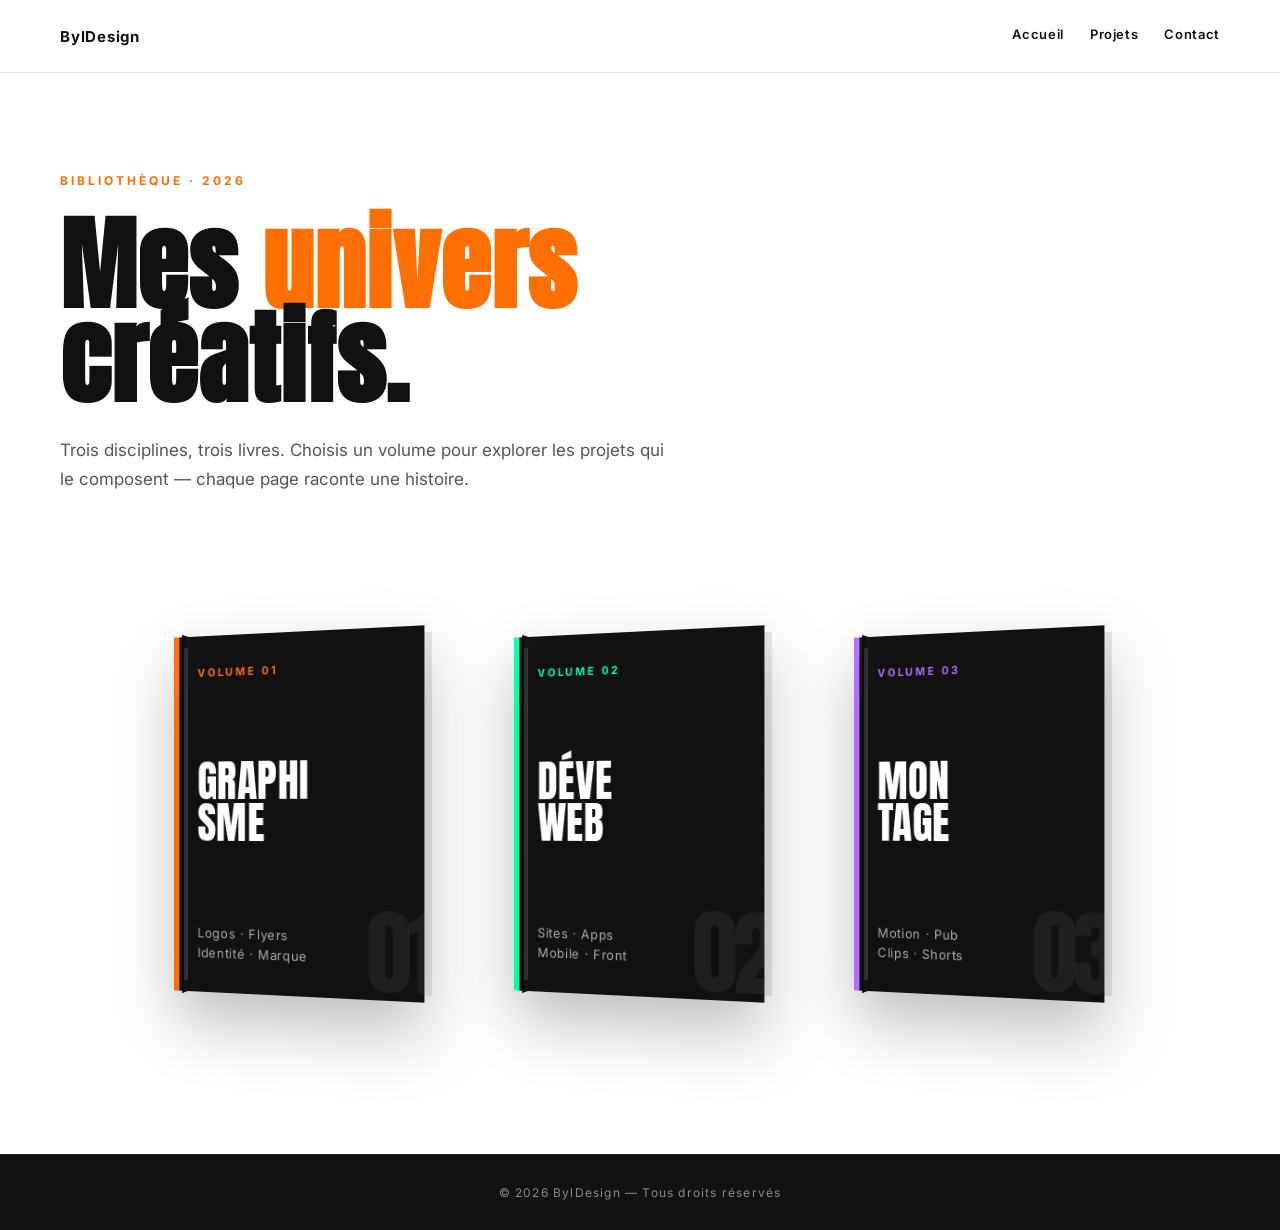
<file: projets.html>
<!DOCTYPE html>
<html lang="fr">
<head>
<meta charset="UTF-8">
<meta name="viewport" content="width=device-width, initial-scale=1.0">
<title>Projets — BylDesign</title>
<meta name="description" content="Découvre mes projets classés par univers : Graphisme & Design, Développement Web, Montage Vidéo.">

<link rel="preconnect" href="https://fonts.googleapis.com">
<link rel="preconnect" href="https://fonts.gstatic.com" crossorigin>
<link href="https://fonts.googleapis.com/css2?family=Anton&family=Inter:wght@400;500;600;700;800;900&family=Alex+Brush&display=swap" rel="stylesheet">

<link rel="stylesheet" href="css/style.css">
<link rel="stylesheet" href="css/transition.css">
<link rel="stylesheet" href="css/animations.css">
<link rel="stylesheet" href="css/projets.css">
</head>
<body class="page-projets">

<!-- ============ NAV ============ -->
<header class="nav nav-static">
  <a href="index.html" data-transition class="nav-logo">BylDesign</a>
  <nav class="nav-right">
    <a href="index.html" data-transition>Accueil</a>
    <a href="projets.html" class="is-active">Projets</a>
    <a href="index.html#contact" data-transition>Contact</a>
  </nav>

  <!-- 👇 BOUTON HAMBURGER -->
  <button class="nav-hamburger" id="navHamburger" aria-label="Menu" aria-expanded="false">
    <span class="ham-bar"></span>
    <span class="ham-bar"></span>
    <span class="ham-bar"></span>
  </button>
</header>
<!-- 👇 MENU MOBILE -->
<div class="mobile-menu" id="mobileMenu">
  <nav class="mobile-menu-nav">
    <a href="index.html" data-transition>Accueil</a>
    <a href="projets.html" data-transition>Projets</a>
    <a href="index.html#services" data-transition>Services</a>
    <a href="index.html#contact" data-transition>Contact</a>
  </nav>
  <div class="mobile-menu-social">
    <a href="https://www.linkedin.com/in/bylgait-bachirou-36720a354/" target="_blank" rel="noopener">LinkedIn</a>
    <a href="https://github.com/byl06" target="_blank" rel="noopener">GitHub</a>
    <a href="https://www.behance.net/byl-gaibachiro" target="_blank" rel="noopener">Behance</a>
    <a href="https://wa.me/2290151596397" target="_blank" rel="noopener">WhatsApp</a>
  </div>
</div>

<!-- ============ HERO PROJETS ============ -->
<section class="projets-hero">
  <div class="projets-hero-label" data-reveal="up">Bibliothèque · 2026</div>
  <h1 class="projets-hero-title" data-reveal="big-up" data-delay="1">
    Mes <span class="accent">univers</span><br>créatifs.
  </h1>
  <p class="projets-hero-intro" data-reveal="up" data-delay="2">
    Trois disciplines, trois livres. Choisis un volume pour explorer
    les projets qui le composent — chaque page raconte une histoire.
  </p>
</section>

<!-- ============ LES 3 LIVRES ============ -->
<section class="bibliotheque">

  <!-- LIVRE 01 — DESIGN -->
  <a href="design.html" data-transition class="livre design" data-reveal="scale" data-delay="1" aria-label="Voir les projets Graphisme & Design">
    <div class="livre-inner">
      <div class="livre-pages"></div>
      <div class="livre-spine"></div>
      <div class="livre-cover">
        <div class="livre-cat">Volume 01</div>
        <div>
          <div class="livre-title">GRAPHI<br>SME</div>
        </div>
        <div class="livre-sub">Logos · Flyers<br>Identité · Marque</div>
        <div class="livre-num">01</div>
      </div>
    </div>
    <div class="livre-hint">
      <span>Ouvrir le volume</span>
      <svg viewBox="0 0 24 24" width="14" height="14"><path d="M5 12h14M13 6l6 6-6 6" stroke="currentColor" stroke-width="2" fill="none" stroke-linecap="round" stroke-linejoin="round"/></svg>
    </div>
  </a>

  <!-- LIVRE 02 — DEV -->
  <a href="dev.html" data-transition class="livre dev" data-reveal="scale" data-delay="2" aria-label="Voir les projets Développement web">
    <div class="livre-inner">
      <div class="livre-pages"></div>
      <div class="livre-spine"></div>
      <div class="livre-cover">
        <div class="livre-cat">Volume 02</div>
        <div>
          <div class="livre-title">DÉVE<br>WEB</div>
        </div>
        <div class="livre-sub">Sites · Apps<br>Mobile · Front</div>
        <div class="livre-num">02</div>
      </div>
    </div>
    <div class="livre-hint">
      <span>Ouvrir le volume</span>
      <svg viewBox="0 0 24 24" width="14" height="14"><path d="M5 12h14M13 6l6 6-6 6" stroke="currentColor" stroke-width="2" fill="none" stroke-linecap="round" stroke-linejoin="round"/></svg>
    </div>
  </a>

  <!-- LIVRE 03 — MONTAGE -->
  <a href="montage.html" data-transition class="livre montage" data-reveal="scale" data-delay="3" aria-label="Voir les projets Montage vidéo">
    <div class="livre-inner">
      <div class="livre-pages"></div>
      <div class="livre-spine"></div>
      <div class="livre-cover">
        <div class="livre-cat">Volume 03</div>
        <div>
          <div class="livre-title">MON<br>TAGE</div>
        </div>
        <div class="livre-sub">Motion · Pub<br>Clips · Shorts</div>
        <div class="livre-num">03</div>
      </div>
    </div>
    <div class="livre-hint">
      <span>Ouvrir le volume</span>
      <svg viewBox="0 0 24 24" width="14" height="14"><path d="M5 12h14M13 6l6 6-6 6" stroke="currentColor" stroke-width="2" fill="none" stroke-linecap="round" stroke-linejoin="round"/></svg>
    </div>
  </a>

</section>

<!-- ============ FOOTER ============ -->
<footer class="footer" data-reveal="fade">
  <p>© 2026 BylDesign — Tous droits réservés</p>
</footer>

<!-- Transition Signature -->
<div class="transition-overlay">
  <div class="transition-pen"></div>
  <div class="transition-signature">BylDesign</div>
</div>

<script src="js/script.js"></script>
<script src="js/transition.js"></script>
<script src="js/animations.js"></script>
<script src="js/secteur.js"></script>
</body>
</html>
</file>
<file: css/style.css>
:root {
  --black: #111111;
  --white: #ffffff;
  --bg-hero: #ededeb;
  --gray-mid: #8a8a8a;
  --gray-light: #c9c9c7;
  --gray-ghost: #ff63021a;
  --border: #e2e2e0;
  --accent: #fe6e00;

  --font-display: 'Anton', sans-serif;
  --font-body: 'Inter', sans-serif;
}

* { margin: 0; padding: 0; box-sizing: border-box; }

html { scroll-behavior: smooth; }

body {
  font-family: var(--font-body);
  color: var(--black);
  background: var(--white);
  -webkit-font-smoothing: antialiased;
  overflow-x: hidden;
}

img { display: block; max-width: 100%; }

a { color: inherit; text-decoration: none; }
button { font-family: inherit; cursor: pointer; background: none; border: none; color: inherit; }

/* ============ NAV ============ */
.nav {
  position: absolute;
  top: 0; left: 0; right: 0;
  display: flex;
  align-items: center;
  justify-content: space-between;
  padding: 32px 60px;
  z-index: 20;
}

.nav-logo {
  font-weight: 700;
  font-size: 15px;
  letter-spacing: 0.05em;
}

.nav-right {
  display: flex;
  align-items: center;
  gap: 26px;
}

.nav-right a svg {
  width: 16px;
  height: 16px;
  fill: var(--black);
  transition: fill .25s ease, transform .25s ease;
}

.nav-right a:hover svg {
  fill: var(--accent);
  transform: translateY(-2px);
}

/* ============ HERO ============ */
.hero {
  position: relative;
  min-height: 100vh;
  background: var(--bg-hero);
  overflow: hidden;
  display: flex;
  flex-direction: column;
  justify-content: flex-end;
  padding-bottom: 70px;
}

.hero-ghost {
  position: absolute;
  top: 60px;
  left: 0; right: 0;
  text-align: center;
  font-family: var(--font-display);
  font-size: clamp(70px, 14vw, 190px);
  line-height: 1;
  color: var(--gray-ghost);
  white-space: nowrap;
  pointer-events: none;
  user-select: none;
}

.hero-photo {
  position: absolute;
  top: 0;
  left: 50%;
  transform: translateX(-50%);
  width: 44%;
  min-width: 340px;
  height: 78%;
  z-index: 1;
}

.hero-photo img {
  width: 200%;
  height: 200%;
  object-fit: cover;
  object-position: top center;
  filter: grayscale(100%) contrast(1.05);
}

.scroll-tag {
  position: absolute;
  left: 34px;
  bottom: 90px;
  writing-mode: vertical-rl;
  transform: rotate(180deg);
  font-size: 11px;
  font-weight: 600;
  letter-spacing: 0.25em;
  z-index: 5;
}

.hero-headline {
  position: relative;
  z-index: 3;
  padding: 0 60px;
}

.hero-headline .line {
  font-family: var(--font-display);
  font-size: clamp(40px, 7.2vw, 88px);
  line-height: 0.95;
  letter-spacing: 0.01em;
}

.hero-headline .line.dark { color: var(--black); }
.hero-headline .line.light { color: var(--white); }

.hero-headline .line .year {
  font-family: var(--font-body);
  font-size: 15px;
  font-weight: 600;
  letter-spacing: 0.05em;
  vertical-align: middle;
  margin-left: 10px;
}

.hero-cta {
  position: relative;
  z-index: 3;
  margin-top: 26px;
  padding: 0 60px;
}

.hero-cta a {
  display: inline-block;
  padding: 14px 30px;
  border: 1px solid var(--black);
  font-size: 12px;
  font-weight: 600;
  letter-spacing: 0.08em;
  background: var(--white);
  transition: background .25s ease, color .25s ease;
}

.hero-cta a:hover { background: var(--black); color: var(--white); }

/* ============ SECTIONS COMMUNES ============ */
.section-label {
  font-size: 12px;
  font-weight: 700;
  letter-spacing: 0.25em;
  text-transform: uppercase;
  color: var(--accent);
  margin-bottom: 24px;
}

section {
  padding: 120px 60px;
}

/* ============ ABOUT ============ */
.about {
  background: var(--white);
}

.about-content {
  display: grid;
  grid-template-columns: 1fr 1fr;
  gap: 80px;
  align-items: center;
}

.about-img img {
  width: 100%;
  height: 500px;
  object-fit: cover;
  filter: grayscale(100%);
}

.about-text h2 {
  font-family: var(--font-display);
  font-size: clamp(28px, 4vw, 48px);
  line-height: 1.05;
  margin-bottom: 12px;
}

.about-role {
  color: var(--accent);
  font-size: 18px;
  font-weight: 600;
  font-family: monospace;
  text-decoration: overline;
  margin-bottom: 24px;
}

.about-text p {
  font-size: 17px;
  line-height: 1.7;
  color: #444;
  max-width: 520px;
}

/* ============ PROJETS ============ */
.projets {
  background: var(--bg-hero);
}

.projets-text h2 {
  font-family: var(--font-display);
  font-size: clamp(28px, 4vw, 48px);
  line-height: 1.05;
  margin-bottom: 20px;
  max-width: 700px;
}

.projets-text p {
  font-size: 17px;
  line-height: 1.7;
  color: #444;
  max-width: 620px;
  margin-bottom: 60px;
}

.projets-grid {
  display: grid;
  grid-template-columns: repeat(3, 1fr);
  gap: 30px;
}

.projet-card {
  background: var(--white);
  overflow: hidden;
  transition: transform .35s ease, box-shadow .35s ease;
}

.projet-card:hover {
  transform: translateY(-6px);
  box-shadow: 0 20px 40px rgba(0,0,0,0.08);
}

.projet-card img {
  width: 100%;
  height: 260px;
  object-fit: cover;
}

.projet-card h3 {
  font-family: var(--font-display);
  font-size: 22px;
  padding: 22px 24px 6px;
}

.projet-card p {
  font-size: 13px;
  color: var(--gray-mid);
  padding: 0 24px 24px;
  letter-spacing: 0.05em;
}

/* ============ CONTACT ============ */
.contact {
  background: var(--black);
  color: var(--white);
  text-align: center;
}

.contact h2 {
  font-family: var(--font-display);
  font-size: clamp(36px, 6vw, 80px);
  line-height: 1;
  margin: 20px 0 40px;
}

.contact-btn {
  display: inline-block;
  padding: 18px 44px;
  border: 1px solid var(--white);
  font-size: 13px;
  font-weight: 600;
  letter-spacing: 0.1em;
  transition: background .25s ease, color .25s ease;
}

.contact-btn:hover {
  background: var(--white);
  color: var(--black);
}

/* ============ FOOTER ============ */
.footer {
  background: var(--black);
  color: var(--gray-mid);
  text-align: center;
  padding: 30px;
  font-size: 12px;
  letter-spacing: 0.1em;
  border-top: 1px solid #222;
}

/* ============ RESPONSIVE ============ */
@media (max-width: 900px) {
  .nav { padding: 22px 24px; }
  section { padding: 80px 24px; }
  .hero-headline, .hero-cta { padding: 0 24px; }

  .about-content {
    grid-template-columns: 1fr;
    gap: 40px;
  }

  .about-img img { height: 380px; }

  .projets-grid { grid-template-columns: 1fr; }
}

@media (prefers-reduced-motion: reduce) {
  *, *::before, *::after {
    animation-duration: .01ms !important;
    transition-duration: .01ms !important;
  }
}
/* ============ RÉALISATIONS PAR SECTEUR ============ */
.realisations {
  background: var(--white);
  padding: 120px 60px;
}

.section-title {
  font-family: var(--font-display);
  font-size: clamp(34px, 5.5vw, 72px);
  line-height: 1;
  letter-spacing: 0.01em;
  margin-bottom: 24px;
  max-width: 900px;
}

.section-title .accent {
  color: var(--accent);
  text-decoration: none;
}

.section-intro {
  font-size: 17px;
  line-height: 1.7;
  color: #555;
  max-width: 620px;
  margin-bottom: 60px;
}

/* ----- FILTRES ----- */
.filtres {
  display: flex;
  flex-wrap: wrap;
  gap: 12px;
  margin-bottom: 60px;
  border-bottom: 1px solid var(--border);
  padding-bottom: 24px;
}

.filtre {
  padding: 10px 22px;
  font-size: 13px;
  font-weight: 600;
  letter-spacing: 0.05em;
  border: 1px solid var(--border);
  background: transparent;
  color: var(--black);
  transition: all .25s ease;
}

.filtre:hover {
  border-color: var(--black);
}

.filtre.active {
  background: var(--black);
  color: var(--white);
  border-color: var(--black);
}

/* ----- GRILLE ----- */
.realisations-grid {
  display: grid;
  grid-template-columns: repeat(2, 1fr);
  gap: 40px;
}

.real-card {
  background: var(--white);
  overflow: hidden;
  transition: transform .4s ease, opacity .4s ease;
}

.real-card.hidden {
  display: none;
}

.real-img {
  position: relative;
  overflow: hidden;
  background: var(--bg-hero);
}

.real-img img {
  width: 100%;
  height: 380px;
  object-fit: cover;
  transition: transform .6s ease;
}

.real-card:hover .real-img img {
  transform: scale(1.05);
}

.real-tag {
  position: absolute;
  top: 18px;
  left: 18px;
  background: var(--white);
  color: var(--black);
  font-size: 11px;
  font-weight: 700;
  letter-spacing: 0.1em;
  text-transform: uppercase;
  padding: 6px 12px;
}

.real-info {
  padding: 24px 4px;
  position: relative;
}

.real-info h3 {
  font-family: var(--font-display);
  font-size: 24px;
  line-height: 1.1;
  margin-bottom: 10px;
}

.real-info p {
  font-size: 15px;
  line-height: 1.6;
  color: #666;
  max-width: 90%;
}

.real-year {
  position: absolute;
  top: 26px;
  right: 0;
  font-size: 12px;
  font-weight: 600;
  letter-spacing: 0.1em;
  color: var(--gray-mid);
}

/* ----- RESPONSIVE ----- */
@media (max-width: 900px) {
  .realisations { padding: 80px 24px; }
  .realisations-grid { grid-template-columns: 1fr; gap: 30px; }
  .real-img img { height: 280px; }
  .filtres { gap: 8px; }
  .filtre { padding: 8px 16px; font-size: 12px; }
}
/* =========================================================
   SECTION PROJETS — TEASER (index → projets.html)
   ========================================================= */
.projets-teaser {
  position: relative;
  background: var(--white);
  padding: 140px 60px;
  overflow: hidden;
  border-top: 1px solid var(--border);
}

/* Grille décorative en fond */
.teaser-bg-grid {
  position: absolute;
  inset: 0;
  background-image:
    linear-gradient(to right, rgba(0,0,0,0.03) 1px, transparent 1px),
    linear-gradient(to bottom, rgba(0,0,0,0.03) 1px, transparent 1px);
  background-size: 60px 60px;
  pointer-events: none;
  mask-image: radial-gradient(ellipse at center, black 20%, transparent 75%);
  -webkit-mask-image: radial-gradient(ellipse at center, black 20%, transparent 75%);
}

.teaser-content {
  position: relative;
  max-width: 1400px;
  margin: 0 auto;
  display: grid;
  grid-template-columns: 1.1fr 1fr;
  gap: 100px;
  align-items: center;
}

/* ---- Colonne gauche ---- */
.teaser-title {
  font-family: var(--font-display);
  font-size: clamp(38px, 5.5vw, 80px);
  line-height: 0.95;
  letter-spacing: 0.01em;
  margin-bottom: 28px;
}

.teaser-title .accent { color: var(--accent); }

.teaser-intro {
  font-size: 17px;
  line-height: 1.7;
  color: #555;
  max-width: 520px;
  margin-bottom: 50px;
}

/* ---- Liste des secteurs ---- */
.teaser-list {
  list-style: none;
  margin-bottom: 60px;
  border-top: 1px solid var(--border);
}

.teaser-list li {
  display: flex;
  align-items: center;
  gap: 16px;
  padding: 18px 0;
  border-bottom: 1px solid var(--border);
  transition: padding-left .3s ease;
}

.teaser-list li:hover { padding-left: 10px; }

.teaser-list-name {
  font-size: 16px;
  font-weight: 600;
  flex: 1;
}

.teaser-list-count {
  font-size: 12px;
  font-weight: 600;
  letter-spacing: 0.1em;
  color: var(--gray-mid);
}

.dot {
  width: 8px;
  height: 8px;
  border-radius: 50%;
  flex-shrink: 0;
}

.dot-design  { background: #fe6e00; }
.dot-dev     { background: #00ffa3; }
.dot-montage { background: #b16dff; }

/* =========================================================
   BOUTON GLITCH
   ========================================================= */
.glitch-btn {
  position: relative;
  display: inline-flex;
  align-items: center;
  justify-content: center;
  padding: 20px 40px;
  background: var(--black);
  color: var(--white);
  font-size: 13px;
  font-weight: 700;
  letter-spacing: 0.15em;
  text-transform: uppercase;
  overflow: hidden;
  transition: background .3s ease, transform .3s ease;
}

.glitch-btn-inner {
  display: inline-flex;
  align-items: center;
  gap: 12px;
  position: relative;
  z-index: 2;
}

.glitch-btn:hover {
  background: var(--accent);
  transform: translateY(-2px);
}

.glitch-btn::before,
.glitch-btn::after {
  content: attr(data-text);
  position: absolute;
  top: 0; left: 0;
  width: 100%;
  height: 100%;
  display: flex;
  align-items: center;
  justify-content: center;
  font-size: 13px;
  font-weight: 700;
  letter-spacing: 0.15em;
  text-transform: uppercase;
  opacity: 0;
  pointer-events: none;
}

.glitch-btn:hover::before {
  color: #00fff0;
  opacity: 0.9;
  animation: glitch-1 .35s steps(2) infinite;
}

.glitch-btn:hover::after {
  color: #ff00b3;
  opacity: 0.9;
  animation: glitch-2 .35s steps(2) infinite;
}

@keyframes glitch-1 {
  0%   { transform: translate(0); }
  25%  { transform: translate(-3px, 1px); }
  50%  { transform: translate(2px, -1px); }
  75%  { transform: translate(-1px, 2px); }
  100% { transform: translate(0); }
}

@keyframes glitch-2 {
  0%   { transform: translate(0); }
  25%  { transform: translate(3px, -1px); }
  50%  { transform: translate(-2px, 1px); }
  75%  { transform: translate(1px, -2px); }
  100% { transform: translate(0); }
}

/* =========================================================
   COLONNE DROITE — MINI-LIVRES
   ========================================================= */
.teaser-visual {
  position: relative;
  display: flex;
  align-items: center;
  justify-content: center;
  gap: 20px;
  perspective: 1400px;
  height: 480px;
}

.mini-livre {
  position: relative;
  width: 150px;
  height: 260px;
  background: #111;
  color: #fff;
  padding: 22px 18px;
  display: flex;
  flex-direction: column;
  justify-content: space-between;
  transform-style: preserve-3d;
  transform: rotateY(-15deg);
  box-shadow: 0 20px 40px rgba(0,0,0,0.25);
  transition: transform .5s cubic-bezier(.2, .9, .3, 1), box-shadow .5s ease;
  overflow: hidden;
  text-decoration: none;
}

.mini-livre:nth-child(1) { transform: rotateY(-15deg) translateY(0); }
.mini-livre:nth-child(2) { transform: rotateY(-15deg) translateY(-20px); }
.mini-livre:nth-child(3) { transform: rotateY(-15deg) translateY(0); }

.mini-livre:nth-child(1):hover { transform: rotateY(-25deg) translateY(-12px); }
.mini-livre:nth-child(2):hover { transform: rotateY(-25deg) translateY(-32px); }
.mini-livre:nth-child(3):hover { transform: rotateY(-25deg) translateY(-12px); }

/* Barre latérale colorée */
.mini-livre-bar {
  position: absolute;
  left: 0; top: 0; bottom: 0;
  width: 4px;
}

.mini-design  .mini-livre-bar { background: #fe6e00; }
.mini-dev     .mini-livre-bar { background: #00ffa3; }
.mini-montage .mini-livre-bar { background: #b16dff; }

.mini-design  .mini-livre-cat { color: #fe6e00; }
.mini-dev     .mini-livre-cat { color: #00ffa3; }
.mini-montage .mini-livre-cat { color: #b16dff; }

.mini-livre-cat {
  font-size: 10px;
  font-weight: 700;
  letter-spacing: 0.25em;
  text-transform: uppercase;
}

.mini-livre-title {
  font-family: var(--font-display);
  font-size: 26px;
  line-height: 1;
  letter-spacing: 0.01em;
}

/* Reflet lumineux */
.mini-livre::after {
  content: "";
  position: absolute;
  top: 0; left: -60%;
  width: 50%;
  height: 100%;
  background: linear-gradient(90deg, transparent, rgba(255,255,255,0.1), transparent);
  transform: skewX(-20deg);
  transition: left .7s ease;
}

.mini-livre:hover::after { left: 120%; }

/* =========================================================
   RESPONSIVE
   ========================================================= */
@media (max-width: 1000px) {
  .teaser-content {
    grid-template-columns: 1fr;
    gap: 60px;
  }

  .projets-teaser { padding: 100px 30px; }

  .teaser-visual { height: 320px; }

  .mini-livre {
    width: 110px;
    height: 200px;
    padding: 16px 12px;
  }

  .mini-livre-title { font-size: 20px; }
}
/* =========================================================
   SECTION SERVICES — fond noir
   ========================================================= */
.services {
  position: relative;
  background: #0a0a0a;
  color: var(--white);
  padding: 140px 60px;
  overflow: hidden;
}

/* Texture subtile en fond (bruit visuel) */
.services-bg-noise {
  position: absolute;
  inset: 0;
  background-image:
    radial-gradient(circle at 20% 30%, rgba(254, 110, 0, 0.08), transparent 45%),
    radial-gradient(circle at 80% 70%, rgba(177, 109, 255, 0.06), transparent 45%);
  pointer-events: none;
}

.services-content {
  position: relative;
  max-width: 1400px;
  margin: 0 auto;
}

/* ---- En-tête ---- */
.section-label-light { color: var(--accent); }

.services-title {
  font-family: var(--font-display);
  font-size: clamp(38px, 5.5vw, 80px);
  line-height: 0.95;
  letter-spacing: 0.01em;
  margin-bottom: 26px;
  color: var(--white);
}

.services-title .accent {
  color: var(--accent);
  text-decoration: none;
}

.services-intro {
  font-size: 17px;
  line-height: 1.7;
  color: #a8a8a8;
  max-width: 620px;
  margin-bottom: 80px;
}

/* ---- Grille des services ---- */
.services-grid {
  display: grid;
  grid-template-columns: repeat(3, 1fr);
  gap: 30px;
  margin-bottom: 100px;
}

.service-card {
  position: relative;
  padding: 40px 32px;
  border: 1px solid #1f1f1f;
  background: #111111;
  transition: transform .4s ease, border-color .4s ease, background .4s ease;
}

.service-card:hover {
  transform: translateY(-6px);
  border-color: var(--accent);
  background: #141414;
}

.service-num {
  font-family: var(--font-display);
  font-size: 14px;
  letter-spacing: 0.2em;
  color: var(--accent);
  margin-bottom: 24px;
}

.service-title {
  font-family: var(--font-display);
  font-size: 26px;
  line-height: 1.1;
  letter-spacing: 0.01em;
  margin-bottom: 16px;
  color: var(--white);
}

.service-desc {
  font-size: 15px;
  line-height: 1.7;
  color: #888;
  margin-bottom: 26px;
}

.service-list {
  list-style: none;
  border-top: 1px solid #1f1f1f;
  padding-top: 20px;
}

.service-list li {
  font-size: 14px;
  color: #ccc;
  padding: 8px 0 8px 18px;
  position: relative;
  letter-spacing: 0.02em;
}

.service-list li::before {
  content: "";
  position: absolute;
  left: 0; top: 50%;
  width: 6px;
  height: 1px;
  background: var(--accent);
  transform: translateY(-50%);
}

/* =========================================================
   CTA CV
   ========================================================= */
.services-cta {
  display: flex;
  align-items: center;
  justify-content: space-between;
  gap: 40px;
  padding: 40px 44px;
  border: 1px solid #1f1f1f;
  background: linear-gradient(120deg, #111 0%, #161616 100%);
  flex-wrap: wrap;
}

.services-cta-text h3 {
  font-family: var(--font-display);
  font-size: 26px;
  letter-spacing: 0.01em;
  margin-bottom: 8px;
  color: var(--white);
}

.services-cta-text p {
  font-size: 15px;
  color: #888;
  line-height: 1.6;
}

/* ---- Bouton CV ---- */
.cv-btn {
  position: relative;
  display: inline-flex;
  align-items: center;
  justify-content: center;
  padding: 18px 34px;
  background: var(--accent);
  color: var(--black);
  font-size: 13px;
  font-weight: 700;
  letter-spacing: 0.15em;
  text-transform: uppercase;
  overflow: hidden;
  transition: background .3s ease, transform .3s ease, color .3s ease;
  white-space: nowrap;
}

.cv-btn-inner {
  display: inline-flex;
  align-items: center;
  gap: 12px;
  position: relative;
  z-index: 2;
}

.cv-btn:hover {
  background: var(--white);
  color: var(--black);
  transform: translateY(-2px);
}

/* Reflet lumineux au hover */
.cv-btn::after {
  content: "";
  position: absolute;
  top: 0; left: -60%;
  width: 50%;
  height: 100%;
  background: linear-gradient(90deg, transparent, rgba(255,255,255,0.35), transparent);
  transform: skewX(-20deg);
  transition: left .7s ease;
}

.cv-btn:hover::after { left: 120%; }

/* =========================================================
   RESPONSIVE
   ========================================================= */
@media (max-width: 1000px) {
  .services { padding: 100px 30px; }
  .services-grid { grid-template-columns: 1fr; gap: 20px; margin-bottom: 60px; }
  .services-cta { flex-direction: column; align-items: flex-start; text-align: left; }
  .cv-btn { width: 100%; justify-content: center; }
}
/* =========================================================
   SECTION CONTACT — fond noir + formulaire WhatsApp
   ========================================================= */
.contact {
  position: relative;
  background: #0a0a0a;
  color: var(--white);
  padding: 140px 60px;
  overflow: hidden;
}

/* Halos lumineux */
.contact-glow {
  position: absolute;
  border-radius: 50%;
  filter: blur(120px);
  pointer-events: none;
  z-index: 0;
}

.contact-glow-1 {
  top: -100px; left: -100px;
  width: 400px; height: 400px;
  background: rgba(254, 110, 0, 0.12);
}

.contact-glow-2 {
  bottom: -100px; right: -100px;
  width: 500px; height: 500px;
  background: rgba(177, 109, 255, 0.08);
}

.contact-content {
  position: relative;
  z-index: 1;
  max-width: 1400px;
  margin: 0 auto;
}

/* ---- En-tête ---- */


.contact-title {
  font-family: var(--font-display);
  font-size: clamp(40px, 6vw, 90px);
  line-height: 0.95;
  letter-spacing: 0.01em;
  margin-bottom: 26px;
  color: var(--white);
}

.contact-title .accent { color: var(--accent); }

/* ---- En-tête ---- */
.contact-head {
  margin-bottom: 80px;
  text-align: center;
  display: flex;
  flex-direction: column;
  align-items: center;
}

.contact-intro {
  font-size: 17px;
  line-height: 1.7;
  color: #a8a8a8;
  max-width: 620px;
  margin: 0 auto; /* ← centre le bloc dans son parent */
  text-align: center;
}

/* ---- Corps ---- */
.contact-body {
  display: grid;
  grid-template-columns: 1fr 1.2fr;
  gap: 80px;
  align-items: start;
}

/* =========================================================
   COLONNE GAUCHE — Infos
   ========================================================= */
.contact-infos {
  display: flex;
  flex-direction: column;
  gap: 20px;
}

.contact-info-item {
  display: flex;
  align-items: center;
  gap: 18px;
  padding: 22px 24px;
  border: 1px solid #1f1f1f;
  background: #111;
  transition: border-color .3s ease, transform .3s ease, background .3s ease;
}

.contact-info-item:hover {
  border-color: var(--accent);
  background: #141414;
  transform: translateX(4px);
}

.contact-info-icon {
  display: flex;
  align-items: center;
  justify-content: center;
  width: 42px;
  height: 42px;
  background: #1a1a1a;
  color: var(--accent);
  flex-shrink: 0;
}

.contact-info-text {
  display: flex;
  flex-direction: column;
  gap: 4px;
}

.contact-info-label {
  font-size: 11px;
  font-weight: 700;
  letter-spacing: 0.2em;
  text-transform: uppercase;
  color: #777;
}

.contact-info-value {
  font-size: 15px;
  font-weight: 600;
  color: var(--white);
}

/* ---- Disponibilité ---- */
.contact-available {
  display: flex;
  align-items: center;
  gap: 12px;
  font-size: 13px;
  font-weight: 600;
  color: #a8a8a8;
  padding: 16px 4px;
  letter-spacing: 0.03em;
}

.contact-available-dot {
  width: 8px;
  height: 8px;
  border-radius: 50%;
  background: #00ffa3;
  box-shadow: 0 0 0 0 rgba(0, 255, 163, 0.6);
  animation: pulse-dot 2s infinite;
}

@keyframes pulse-dot {
  0%   { box-shadow: 0 0 0 0 rgba(0, 255, 163, 0.6); }
  70%  { box-shadow: 0 0 0 10px rgba(0, 255, 163, 0); }
  100% { box-shadow: 0 0 0 0 rgba(0, 255, 163, 0); }
}

/* ---- Réseaux sociaux ---- */
.contact-socials {
  margin-top: 10px;
  padding-top: 30px;
  border-top: 1px solid #1f1f1f;
}

.contact-socials-label {
  font-size: 11px;
  font-weight: 700;
  letter-spacing: 0.2em;
  text-transform: uppercase;
  color: #777;
  display: block;
  margin-bottom: 20px;
}

.contact-socials-list {
  display: flex;
  gap: 12px;
}

.social-link {
  display: flex;
  align-items: center;
  justify-content: center;
  width: 48px;
  height: 48px;
  border: 1px solid #1f1f1f;
  background: #111;
  color: var(--white);
  transition: all .3s ease;
}

.social-link:hover {
  background: var(--accent);
  border-color: var(--accent);
  color: var(--black);
  transform: translateY(-4px);
}

/* =========================================================
   COLONNE DROITE — Formulaire
   ========================================================= */
.contact-form {
  padding: 44px;
  border: 1px solid #1f1f1f;
  background: linear-gradient(140deg, #111 0%, #161616 100%);
  display: flex;
  flex-direction: column;
  gap: 24px;
}

.form-row {
  display: flex;
  gap: 20px;
}

.form-group {
  flex: 1;
  display: flex;
  flex-direction: column;
  gap: 10px;
}

.form-group label {
  font-size: 11px;
  font-weight: 700;
  letter-spacing: 0.2em;
  text-transform: uppercase;
  color: #777;
}

.form-group input,
.form-group textarea {
  width: 100%;
  padding: 16px 18px;
  background: #0a0a0a;
  border: 1px solid #1f1f1f;
  color: var(--white);
  font-family: inherit;
  font-size: 15px;
  transition: border-color .25s ease, background .25s ease;
  resize: vertical;
}

.form-group input:focus,
.form-group textarea:focus {
  outline: none;
  border-color: var(--accent);
  background: #0e0e0e;
}

.form-group input::placeholder,
.form-group textarea::placeholder {
  color: #555;
}

/* ---- Bouton envoyer ---- */
.submit-btn {
  position: relative;
  display: inline-flex;
  align-items: center;
  justify-content: center;
  padding: 20px 40px;
  background: var(--accent);
  color: var(--black);
  font-size: 13px;
  font-weight: 700;
  letter-spacing: 0.15em;
  text-transform: uppercase;
  overflow: hidden;
  transition: background .3s ease, transform .3s ease;
}

.submit-btn-inner {
  display: inline-flex;
  align-items: center;
  gap: 12px;
  position: relative;
  z-index: 2;
}

.submit-btn:hover {
  background: var(--white);
  transform: translateY(-2px);
}

.submit-btn::after {
  content: "";
  position: absolute;
  top: 0; left: -60%;
  width: 50%;
  height: 100%;
  background: linear-gradient(90deg, transparent, rgba(255,255,255,0.4), transparent);
  transform: skewX(-20deg);
  transition: left .7s ease;
}

.submit-btn:hover::after { left: 120%; }

/* ---- Note sous le bouton ---- */
.form-note {
  font-size: 12px;
  color: #666;
  text-align: center;
  letter-spacing: 0.03em;
  margin-top: -8px;
}

/* =========================================================
   RESPONSIVE CONTACT
   ========================================================= */
@media (max-width: 1000px) {
  .contact { padding: 100px 30px; }
  .contact-head { margin-bottom: 60px; }
  .contact-body {
    grid-template-columns: 1fr;
    gap: 50px;
  }
  .contact-form { padding: 30px 24px; }
}

/* =========================================================
   MENU HAMBURGER + MENU MOBILE
   ========================================================= */

/* Le bouton hamburger est caché par défaut (desktop) */
.nav-hamburger {
  display: none;
  flex-direction: column;
  gap: 5px;
  width: 40px;
  height: 40px;
  padding: 8px;
  background: none;
  border: none;
  cursor: pointer;
  z-index: 1001;
  position: relative;
  justify-content: center;
  align-items: center;
}

.nav-hamburger .ham-bar {
  display: block;
  width: 22px;
  height: 2px;
  background: var(--black);
  border-radius: 2px;
  transition: transform .35s cubic-bezier(.22,.9,.3,1),
              opacity .25s ease,
              background .25s ease;
  transform-origin: center;
}

/* Animation hamburger → X quand ouvert */
.nav-hamburger.is-open .ham-bar {
  background: var(--white);
}
.nav-hamburger.is-open .ham-bar:nth-child(1) {
  transform: translateY(7px) rotate(45deg);
}
.nav-hamburger.is-open .ham-bar:nth-child(2) {
  opacity: 0;
  transform: scaleX(0);
}
.nav-hamburger.is-open .ham-bar:nth-child(3) {
  transform: translateY(-7px) rotate(-45deg);
}

/* =========================================================
   MENU MOBILE (overlay plein écran)
   ========================================================= */
.mobile-menu {
  position: fixed;
  inset: 0;
  background: #0a0a0a;
  z-index: 1000;
  display: flex;
  flex-direction: column;
  align-items: center;
  justify-content: center;
  gap: 60px;
  padding: 100px 40px 60px;
  transform: translateY(-100%);
  transition: transform .5s cubic-bezier(.22,.9,.3,1);
  overflow-y: auto;
}

.mobile-menu.is-open {
  transform: translateY(0);
}

/* Liens du menu (grand format) */
.mobile-menu-nav {
  display: flex;
  flex-direction: column;
  align-items: center;
  gap: 30px;
}

.mobile-menu-nav a {
  font-family: var(--font-display);
  font-size: clamp(32px, 9vw, 56px);
  line-height: 1;
  letter-spacing: 0.01em;
  color: var(--white);
  text-decoration: none;
  opacity: 0;
  transform: translateY(30px);
  transition: color .25s ease, opacity .4s ease, transform .4s cubic-bezier(.22,.9,.3,1);
}

.mobile-menu.is-open .mobile-menu-nav a {
  opacity: 1;
  transform: translateY(0);
}

/* Cascade d'apparition */
.mobile-menu.is-open .mobile-menu-nav a:nth-child(1) { transition-delay: .1s; }
.mobile-menu.is-open .mobile-menu-nav a:nth-child(2) { transition-delay: .18s; }
.mobile-menu.is-open .mobile-menu-nav a:nth-child(3) { transition-delay: .26s; }
.mobile-menu.is-open .mobile-menu-nav a:nth-child(4) { transition-delay: .34s; }

.mobile-menu-nav a:hover {
  color: var(--accent);
}

/* Réseaux sociaux en bas */
.mobile-menu-social {
  display: flex;
  flex-wrap: wrap;
  justify-content: center;
  gap: 20px;
  padding-top: 40px;
  border-top: 1px solid #1f1f1f;
  width: 100%;
  max-width: 400px;
  opacity: 0;
  transform: translateY(20px);
  transition: opacity .4s .5s ease, transform .4s .5s ease;
}

.mobile-menu.is-open .mobile-menu-social {
  opacity: 1;
  transform: translateY(0);
}

.mobile-menu-social a {
  font-size: 12px;
  font-weight: 700;
  letter-spacing: 0.15em;
  text-transform: uppercase;
  color: #888;
  text-decoration: none;
  transition: color .25s ease;
}

.mobile-menu-social a:hover {
  color: var(--accent);
}

/* =========================================================
   RESPONSIVE — Bascule desktop → mobile à 900px
   ========================================================= */
@media (max-width: 900px) {

  /* Cache le menu normal sur mobile */
  .nav .nav-right {
    display: none;
  }

  /* Affiche le hamburger */
  .nav-hamburger {
    display: flex;
  }

  /* Ajuste le padding du nav */
  .nav {
    padding: 20px 24px;
  }

  .nav-static {
    padding: 20px 24px;
  }
}

/* Sur desktop : cacher le menu mobile au cas où il serait ouvert */
@media (min-width: 901px) {
  .mobile-menu {
    display: none;
  }
  .nav-hamburger {
    display: none !important;
  }
}

/* Bloque le scroll du body quand le menu est ouvert */
body.menu-open {
  overflow: hidden;
}
/* =========================================================
   MENU HAMBURGER + MENU MOBILE
   ========================================================= */

/* --- BOUTON HAMBURGER --- */
.nav-hamburger {
  display: none;
  flex-direction: column;
  justify-content: center;
  align-items: center;
  gap: 5px;
  width: 44px;
  height: 44px;
  padding: 10px;
  background: transparent;
  border: none;
  cursor: pointer;

  /* ⚠️ CRUCIAL : position fixed + z-index au-dessus de tout */
  position: fixed;
  top: 20px;
  right: 24px;
  z-index: 9999;
}

/* Sur grand écran, on cache le hamburger */
@media (min-width: 901px) {
  .nav-hamburger {
    display: none !important;
  }
}

/* Sur mobile, on affiche le hamburger */
@media (max-width: 900px) {
  .nav-hamburger {
    display: flex;
  }
}

/* Les barres du hamburger */
.ham-bar {
  display: block;
  width: 24px;
  height: 2px;
  background: var(--black);
  border-radius: 2px;
  transition: transform .3s ease, opacity .25s ease, background .25s ease;
  transform-origin: center;
}

/* --- ÉTAT OUVERT : croix blanche --- */
.nav-hamburger.is-open .ham-bar {
  background: var(--white);
}

.nav-hamburger.is-open .ham-bar:nth-child(1) {
  transform: translateY(7px) rotate(45deg);
}

.nav-hamburger.is-open .ham-bar:nth-child(2) {
  opacity: 0;
  transform: scaleX(0);
}

.nav-hamburger.is-open .ham-bar:nth-child(3) {
  transform: translateY(-7px) rotate(-45deg);
}

/* =========================================================
   MENU MOBILE (overlay)
   ========================================================= */
.mobile-menu {
  position: fixed;
  inset: 0;
  background: #0a0a0a;
  z-index: 9998;   /* ⚠️ JUSTE EN DESSOUS du hamburger (9999) */
  display: flex;
  flex-direction: column;
  align-items: center;
  justify-content: center;
  gap: 60px;
  padding: 100px 40px 60px;
  transform: translateY(-100%);
  transition: transform .5s cubic-bezier(.22,.9,.3,1);
  overflow-y: auto;
  pointer-events: none;
}

.mobile-menu.is-open {
  transform: translateY(0);
  pointer-events: all;
}

/* Liens du menu */
.mobile-menu-nav {
  display: flex;
  flex-direction: column;
  align-items: center;
  gap: 30px;
}

.mobile-menu-nav a {
  font-family: var(--font-display);
  font-size: clamp(32px, 9vw, 56px);
  line-height: 1;
  letter-spacing: 0.01em;
  color: var(--white);
  text-decoration: none;
  text-transform: uppercase;
  opacity: 0;
  transform: translateY(30px);
  transition: color .25s ease, opacity .4s ease, transform .4s cubic-bezier(.22,.9,.3,1);
}

.mobile-menu.is-open .mobile-menu-nav a {
  opacity: 1;
  transform: translateY(0);
}

.mobile-menu.is-open .mobile-menu-nav a:nth-child(1) { transition-delay: .1s; }
.mobile-menu.is-open .mobile-menu-nav a:nth-child(2) { transition-delay: .18s; }
.mobile-menu.is-open .mobile-menu-nav a:nth-child(3) { transition-delay: .26s; }
.mobile-menu.is-open .mobile-menu-nav a:nth-child(4) { transition-delay: .34s; }

.mobile-menu-nav a:hover {
  color: var(--accent);
}

/* Réseaux sociaux en bas du menu */
.mobile-menu-social {
  display: flex;
  flex-wrap: wrap;
  justify-content: center;
  gap: 20px;
  padding-top: 40px;
  border-top: 1px solid #1f1f1f;
  width: 100%;
  max-width: 400px;
  opacity: 0;
  transform: translateY(20px);
  transition: opacity .4s .5s ease, transform .4s .5s ease;
}

.mobile-menu.is-open .mobile-menu-social {
  opacity: 1;
  transform: translateY(0);
}

.mobile-menu-social a {
  font-size: 12px;
  font-weight: 700;
  letter-spacing: 0.15em;
  text-transform: uppercase;
  color: #888;
  text-decoration: none;
  transition: color .25s ease;
}

.mobile-menu-social a:hover {
  color: var(--accent);
}

/* Bloque le scroll quand le menu est ouvert */
body.menu-open {
  overflow: hidden;
}
</file>
<file: css/transition.css>
/* =========================================================
   TRANSITION SIGNATURE — BylDesign
   ========================================================= */

.transition-overlay {
  --trans-duration: 700ms; /* valeur par défaut (le JS la remplace) */

  position: fixed;
  inset: 0;
  z-index: 99999;
  pointer-events: none;
  visibility: hidden;
  background: #0a0a0a;
  opacity: 0;
}

.transition-overlay.active {
  visibility: visible;
  pointer-events: all;
  animation: transFade .15s ease forwards;
}

@keyframes transFade { to { opacity: 1; } }

/* --- SIGNATURE --- */
.transition-signature {
  position: absolute;
  inset: 0;
  display: flex;
  align-items: center;
  justify-content: center;
  font-family: 'Alex Brush', cursive;
  font-size: clamp(80px, 14vw, 220px);
  color: #fff;
  text-shadow: 0 0 30px rgba(255, 255, 255, 0.4);
  z-index: 10;
  clip-path: inset(0 100% 0 0);
  line-height: 1;
}

.transition-overlay.active .transition-signature {
  animation: transWrite var(--trans-duration) cubic-bezier(.6, 0, .4, 1) forwards;
}

@keyframes transWrite {
  0%   { clip-path: inset(0 100% 0 0); }
  100% { clip-path: inset(0 0 0 0); }
}

/* --- TRAIT DE PLUME --- */
.transition-pen {
  position: absolute;
  top: 50%;
  left: 20%;
  width: 3px;
  height: 60px;
  background: #fe6e00;
  transform: translateY(-50%);
  box-shadow: 0 0 20px #fe6e00;
  opacity: 0;
  z-index: 11;
}

.transition-overlay.active .transition-pen {
  animation: transPen var(--trans-duration) cubic-bezier(.6, 0, .4, 1) forwards;
}

@keyframes transPen {
  0%   { opacity: 1; left: 20%; }
  100% { opacity: 0; left: 82%; }
}
</file>
<file: css/animations.css>
/* =========================================================
   ANIMATIONS — BylDesign
   Reveal au scroll + parallax + micro-interactions
   ========================================================= */

/* ---------- État initial : tout ce qui doit être révélé est caché ---------- */
[data-reveal] {
  opacity: 0;
  transition:
    opacity 0.9s cubic-bezier(.22, .9, .3, 1),
    transform 0.9s cubic-bezier(.22, .9, .3, 1);
  will-change: opacity, transform;
}

/* Variantes de direction */
[data-reveal="up"]    { transform: translateY(40px); }
[data-reveal="down"]  { transform: translateY(-40px); }
[data-reveal="left"]  { transform: translateX(-50px); }
[data-reveal="right"] { transform: translateX(50px); }
[data-reveal="scale"] { transform: scale(0.92); }
[data-reveal="fade"]  { transform: none; }

/* Effet plus marqué pour les gros titres */
[data-reveal="big-up"]    { transform: translateY(70px); }
[data-reveal="big-left"]  { transform: translateX(-80px); }
[data-reveal="big-right"] { transform: translateX(80px); }

/* ---------- État révélé : visible et à sa place ---------- */
[data-reveal].is-visible {
  opacity: 1;
  transform: translate(0, 0) scale(1);
}

/* ---------- Stagger (cascade) ---------- */
[data-reveal][data-delay="1"] { transition-delay: 0.08s; }
[data-reveal][data-delay="2"] { transition-delay: 0.16s; }
[data-reveal][data-delay="3"] { transition-delay: 0.24s; }
[data-reveal][data-delay="4"] { transition-delay: 0.32s; }
[data-reveal][data-delay="5"] { transition-delay: 0.40s; }
[data-reveal][data-delay="6"] { transition-delay: 0.48s; }
[data-reveal][data-delay="7"] { transition-delay: 0.56s; }
[data-reveal][data-delay="8"] { transition-delay: 0.64s; }
[data-reveal][data-delay="9"] { transition-delay: 0.72s; }

/* =========================================================
   NAV — apparition au chargement
   ========================================================= */
.nav {
  animation: navFadeDown 0.8s cubic-bezier(.22, .9, .3, 1) forwards;
  opacity: 0;
}

@keyframes navFadeDown {
  0%   { opacity: 0; transform: translateY(-20px); }
  100% { opacity: 1; transform: translateY(0); }
}

/* Liens de la nav : soulignement animé au hover */
.nav-right a:not([aria-label]) {
  position: relative;
}

.nav-right a:not([aria-label])::after {
  content: "";
  position: absolute;
  left: 0; right: 0;
  bottom: -4px;
  height: 1.5px;
  background: var(--accent);
  transform: scaleX(0);
  transform-origin: right;
  transition: transform .35s cubic-bezier(.22, .9, .3, 1);
}

.nav-right a:not([aria-label]):hover::after {
  transform: scaleX(1);
  transform-origin: left;
}

/* =========================================================
   HERO — animations d'arrivée
   ========================================================= */

/* Ghost "CREATIVE DEV" : fade in doux */
.hero-ghost {
  animation: ghostFadeIn 1.4s cubic-bezier(.22, .9, .3, 1) forwards;
  opacity: 0;
}

@keyframes ghostFadeIn {
  0%   { opacity: 0; transform: translateY(-10px) scale(0.98); }
  100% { opacity: 1; transform: translateY(0) scale(1); }
}

/* Photo : fade + scale subtil */
.hero-photo {
  animation: photoReveal 1.2s cubic-bezier(.22, .9, .3, 1) 0.2s forwards;
  opacity: 0;
}

@keyframes photoReveal {
  0%   { opacity: 0; transform: translateX(-50%) scale(1.06); }
  100% { opacity: 1; transform: translateX(-50%) scale(1); }
}

/* Titres : slide up en cascade */
.hero-headline .line {
  opacity: 0;
  transform: translateY(50px);
  animation: lineSlideUp 1s cubic-bezier(.22, .9, .3, 1) forwards;
}

.hero-headline .line:nth-child(1) { animation-delay: 0.4s; }
.hero-headline .line:nth-child(2) { animation-delay: 0.55s; }
.hero-headline .line:nth-child(3) { animation-delay: 0.70s; }

@keyframes lineSlideUp {
  0%   { opacity: 0; transform: translateY(50px); }
  100% { opacity: 1; transform: translateY(0); }
}

/* Bouton CTA : fade in après les titres */
.hero-cta {
  opacity: 0;
  animation: ctaFadeIn 0.9s cubic-bezier(.22, .9, .3, 1) 0.95s forwards;
}

@keyframes ctaFadeIn {
  0%   { opacity: 0; transform: translateY(20px); }
  100% { opacity: 1; transform: translateY(0); }
}

/* Scroll tag */
.scroll-tag {
  opacity: 0;
  animation: ctaFadeIn 0.8s cubic-bezier(.22, .9, .3, 1) 1.1s forwards;
}

/* =========================================================
   PARALLAX — Hero
   ========================================================= */
.hero-photo {
  will-change: transform;
}

.hero-ghost {
  will-change: transform;
}

/* =========================================================
   MICRO-INTERACTIONS — Hover sur les cartes
   ========================================================= */

/* Cartes services : déjà en CSS de base */
.service-card {
  transition:
    transform .5s cubic-bezier(.22, .9, .3, 1),
    border-color .4s ease,
    background .4s ease,
    box-shadow .5s ease;
}

.service-card:hover {
  box-shadow: 0 20px 40px rgba(0, 0, 0, 0.3);
}

/* Cartes projets (réalisations) */
.proj-card,
.real-card {
  transition:
    transform .5s cubic-bezier(.22, .9, .3, 1),
    box-shadow .5s ease;
}

/* Cartes secteurs (projets teaser) */
.mini-livre {
  will-change: transform;
}

/* Cartes contact info */
.contact-info-item {
  transition:
    transform .4s cubic-bezier(.22, .9, .3, 1),
    border-color .3s ease,
    background .3s ease;
}

/* =========================================================
   BOUTONS — Micro-interactions
   ========================================================= */
.hero-cta a,
.cv-btn,
.submit-btn,
.retour-btn,
.glitch-btn {
  position: relative;
  overflow: hidden;
}

/* Pulse subtil sur le bouton CTA Hero */
.hero-cta a {
  animation: ctaPulse 3s ease-in-out infinite;
  animation-delay: 2s;
}

@keyframes ctaPulse {
  0%, 100% { box-shadow: 0 0 0 0 rgba(254, 110, 0, 0); }
  50%      { box-shadow: 0 0 0 8px rgba(254, 110, 0, 0.08); }
}

/* =========================================================
   ACCESSIBILITÉ — Réduit les animations si l'utilisateur le demande
   ========================================================= */
@media (prefers-reduced-motion: reduce) {
  *,
  *::before,
  *::after {
    animation-duration: 0.01ms !important;
    animation-iteration-count: 1 !important;
    transition-duration: 0.01ms !important;
    scroll-behavior: auto !important;
  }

  [data-reveal] {
    opacity: 1 !important;
    transform: none !important;
  }
}
</file>
<file: css/secteur.css>
/* =========================================================
   PAGE SECTEUR — Design / Dev / Montage
   ========================================================= */

.page-secteur {
  background: var(--white);
}

/* Couleur d'accent selon secteur */
.page-secteur[data-secteur="design"]  { --secteur-accent: #fe6e00; }
.page-secteur[data-secteur="dev"]     { --secteur-accent: #00ffa3; }
.page-secteur[data-secteur="montage"] { --secteur-accent: #b16dff; }

.page-secteur { --accent: var(--secteur-accent); }

/* =========================================================
   NAV STATIQUE (rappel)
   ========================================================= */
.nav-static {
  position: relative;
  padding: 26px 60px;
  border-bottom: 1px solid var(--border);
  background: var(--white);
}

.nav-static .nav-right a {
  font-size: 13px;
  font-weight: 600;
  letter-spacing: 0.05em;
  position: relative;
  padding-bottom: 4px;
  transition: color .25s ease;
}

.nav-static .nav-right a:hover { color: var(--accent); }

.nav-static .nav-right a.is-active::after {
  content: "";
  position: absolute;
  left: 0; right: 0; bottom: -4px;
  height: 1.5px;
  background: var(--accent);
}

/* =========================================================
   HERO SECTEUR
   ========================================================= */
.secteur-hero {
  position: relative;
  padding: 80px 60px 0;
  border-bottom: 1px solid var(--border);
}

.secteur-hero-inner {
  max-width: 1400px;
  margin: 0 auto;
  display: grid;
  grid-template-columns: 1.4fr 1fr;
  gap: 60px;
  align-items: flex-end;
  padding-bottom: 60px;
}

.back-link {
  display: inline-flex;
  align-items: center;
  gap: 8px;
  font-size: 12px;
  font-weight: 600;
  letter-spacing: 0.1em;
  text-transform: uppercase;
  color: var(--gray-mid);
  margin-bottom: 40px;
  transition: color .25s ease, transform .25s ease;
}

.back-link:hover {
  color: var(--accent);
  transform: translateX(-4px);
}

.secteur-hero-cat {
  font-size: 12px;
  font-weight: 700;
  letter-spacing: 0.25em;
  text-transform: uppercase;
  color: var(--accent);
  margin-bottom: 24px;
}

.secteur-hero-title {
  font-family: var(--font-display);
  font-size: clamp(48px, 9vw, 140px);
  line-height: 0.9;
  letter-spacing: 0.005em;
  margin-bottom: 32px;
}

.secteur-hero-title .accent { color: var(--accent); }

.secteur-hero-intro {
  font-size: 17px;
  line-height: 1.7;
  color: #555;
  max-width: 520px;
}

.secteur-hero-right {
  display: flex;
  justify-content: flex-end;
  align-items: flex-end;
}

.secteur-big-num {
  font-family: var(--font-display);
  font-size: clamp(140px, 22vw, 320px);
  line-height: 0.8;
  color: var(--secteur-accent);
  opacity: 0.12;
  letter-spacing: -0.03em;
  user-select: none;
}

.secteur-meta {
  max-width: 1400px;
  margin: 0 auto;
  display: grid;
  grid-template-columns: repeat(3, 1fr);
  gap: 40px;
  padding: 32px 0;
  border-top: 1px solid var(--border);
}

.secteur-meta-item {
  display: flex;
  flex-direction: column;
  gap: 6px;
}

.meta-label {
  font-size: 11px;
  font-weight: 700;
  letter-spacing: 0.2em;
  text-transform: uppercase;
  color: var(--gray-mid);
}

.meta-value {
  font-size: 15px;
  font-weight: 600;
  color: var(--black);
}

/* =========================================================
   GALERIE
   ========================================================= */
.secteur-galerie {
  max-width: 1400px;
  margin: 0 auto;
  padding: 80px 60px 60px;
}

.secteur-filtres {
  display: flex;
  flex-wrap: wrap;
  gap: 10px;
  margin-bottom: 60px;
}

.sfiltre {
  padding: 10px 22px;
  font-size: 13px;
  font-weight: 600;
  letter-spacing: 0.05em;
  border: 1px solid var(--border);
  background: transparent;
  color: var(--black);
  cursor: pointer;
  font-family: inherit;
  transition: all .25s ease;
}

.sfiltre:hover {
  border-color: var(--black);
}

.sfiltre.active {
  background: var(--secteur-accent);
  color: var(--white);
  border-color: var(--secteur-accent);
}

.secteur-grid {
  display: grid;
  grid-template-columns: repeat(2, 1fr);
  gap: 60px 40px;
}

/* ---- Card projet ---- */
.proj-card {
  display: flex;
  flex-direction: column;
  transition: opacity .4s ease;
}

.proj-card.hidden {
  display: none;
}

.proj-img {
  position: relative;
  overflow: hidden;
  background: var(--bg-hero);
  margin-bottom: 22px;
}

.proj-img img {
  width: 100%;
  height: 380px;
  object-fit: cover;
  transition: transform .6s ease;
}

.proj-card:hover .proj-img img {
  transform: scale(1.04);
}

.proj-cat {
  position: absolute;
  top: 16px;
  left: 16px;
  background: var(--white);
  color: var(--black);
  font-size: 11px;
  font-weight: 700;
  letter-spacing: 0.12em;
  text-transform: uppercase;
  padding: 6px 12px;
}

.proj-info { padding: 0 4px; }

.proj-head {
  display: flex;
  align-items: baseline;
  justify-content: space-between;
  gap: 20px;
  margin-bottom: 6px;
}

.proj-title {
  font-family: var(--font-display);
  font-size: 26px;
  line-height: 1.1;
  letter-spacing: 0.01em;
}

.proj-year {
  font-size: 12px;
  font-weight: 600;
  letter-spacing: 0.1em;
  color: var(--gray-mid);
  white-space: nowrap;
}

.proj-type {
  font-size: 12px;
  font-weight: 600;
  letter-spacing: 0.12em;
  text-transform: uppercase;
  color: var(--secteur-accent);
  margin-bottom: 14px;
}

.proj-desc {
  font-size: 15px;
  line-height: 1.7;
  color: #666;
  margin-bottom: 18px;
  max-width: 90%;
}

.proj-link {
  display: inline-flex;
  align-items: center;
  gap: 8px;
  font-size: 12px;
  font-weight: 700;
  letter-spacing: 0.1em;
  text-transform: uppercase;
  color: var(--black);
  padding-bottom: 4px;
  border-bottom: 1px solid var(--black);
  transition: color .25s ease, border-color .25s ease, gap .25s ease;
}

.proj-link:hover {
  color: var(--secteur-accent);
  border-color: var(--secteur-accent);
  gap: 12px;
}

/* ---- Message vide ---- */
.secteur-empty {
  text-align: center;
  font-size: 15px;
  color: var(--gray-mid);
  padding: 60px 20px;
  border: 1px dashed var(--border);
}

/* =========================================================
   RETOUR VOLUMES
   ========================================================= */
.secteur-retour {
  display: flex;
  justify-content: center;
  padding: 40px 60px 120px;
}

.retour-btn {
  display: inline-flex;
  align-items: center;
  gap: 12px;
  padding: 18px 40px;
  border: 1px solid var(--black);
  font-size: 13px;
  font-weight: 700;
  letter-spacing: 0.15em;
  text-transform: uppercase;
  transition: background .3s ease, color .3s ease;
  text-decoration: none;
  color: var(--black);
}

.retour-btn:hover {
  background: var(--black);
  color: var(--white);
}

/* =========================================================
   RESPONSIVE
   ========================================================= */
@media (max-width: 1000px) {
  .nav-static { padding: 20px 24px; }
  .nav-static .nav-right { gap: 16px; }
  .nav-static .nav-right a { font-size: 12px; }

  .secteur-hero { padding: 50px 24px 0; }
  .secteur-hero-inner {
    grid-template-columns: 1fr;
    gap: 30px;
    padding-bottom: 40px;
  }
  .secteur-hero-right { justify-content: flex-start; }
  .secteur-big-num { font-size: 140px; }
  .secteur-meta {
    grid-template-columns: 1fr;
    gap: 20px;
    padding: 24px 0;
  }
  .secteur-galerie { padding: 60px 24px 40px; }
  .secteur-grid { grid-template-columns: 1fr; gap: 50px; }
  .proj-img img { height: 260px; }
  .secteur-retour { padding: 30px 24px 80px; }
}

/* =========================================================
   VIDÉOS INTÉGRÉES (Cloudinary / <video>)
   ========================================================= */
.proj-video-embed {
  position: relative;
  width: 100%;
  aspect-ratio: 16 / 9;
  background: #000;
  margin-bottom: 22px;
  overflow: hidden;
}

.proj-video-embed video {
  width: 100%;
  height: 100%;
  object-fit: cover;
  display: block;
}

.video-placeholder {
  width: 100%;
  height: 100%;
  display: flex;
  align-items: center;
  justify-content: center;
  background: #1a1a1a;
  color: #888;
  font-size: 15px;
  font-weight: 600;
  letter-spacing: 0.05em;
}

/* Position du badge catégorie */
.proj-video-embed .proj-cat {
  position: absolute;
  top: 16px;
  left: 16px;
  z-index: 5;
}

/* Cache les anciens éléments qui ne servent plus */
.video-toggle,
.proj-video {
  display: none !important;
}

@media (max-width: 1000px) {
  .proj-video-embed {
    aspect-ratio: 16 / 9;
  }
}
</file>
<file: css/projets.css>
/* =========================================================
   PAGE PROJETS — Bibliothèque de livres 3D
   ========================================================= */

body.page-projets {
  background: var(--white);
}

/* --- NAV STATIQUE --- */
.nav-static {
  position: relative;
  padding: 26px 60px;
  border-bottom: 1px solid var(--border);
  background: var(--white);
  animation: navFadeDown 0.8s cubic-bezier(.22, .9, .3, 1) forwards;
}

.nav-static .nav-right a {
  font-size: 13px;
  font-weight: 600;
  letter-spacing: 0.05em;
  position: relative;
  padding-bottom: 4px;
  transition: color .25s ease;
}

.nav-static .nav-right a:hover { color: var(--accent); }

.nav-static .nav-right a.is-active::after {
  content: "";
  position: absolute;
  left: 0; right: 0; bottom: -4px;
  height: 1.5px;
  background: var(--accent);
}

/* =========================================================
   HERO PROJETS
   ========================================================= */
.projets-hero {
  padding: 100px 60px 80px;
  max-width: 1400px;
  margin: 0 auto;
}

.projets-hero-label {
  font-size: 12px;
  font-weight: 700;
  letter-spacing: 0.25em;
  text-transform: uppercase;
  color: var(--accent);
  margin-bottom: 30px;
}

.projets-hero-title {
  font-family: var(--font-display);
  font-size: clamp(48px, 8vw, 120px);
  line-height: 0.92;
  letter-spacing: 0.01em;
  margin-bottom: 30px;
}

.projets-hero-title .accent { color: var(--accent); }

.projets-hero-intro {
  font-size: 17px;
  line-height: 1.7;
  color: #555;
  max-width: 620px;
}

/* =========================================================
   BIBLIOTHÈQUE
   ========================================================= */
.bibliotheque {
  display: flex;
  justify-content: center;
  align-items: center;
  flex-wrap: wrap;
  gap: 100px 80px;
  padding: 60px 60px 160px;
  perspective: 1600px;
}

/* ---- CARD LIVRE ---- */
.livre {
  position: relative;
  display: block;
  width: 260px;
  height: 360px;
  perspective: 1200px;
  cursor: pointer;
  text-decoration: none;
  color: inherit;
}

.livre-inner {
  position: relative;
  width: 100%;
  height: 100%;
  transform-style: preserve-3d;
  transform: rotateY(-18deg);
  transition: transform .6s cubic-bezier(.2, .9, .3, 1);
}

.livre:hover .livre-inner {
  transform: rotateY(-28deg) translateY(-8px);
}

/* ---- COUVERTURE ---- */
.livre-cover {
  position: absolute;
  inset: 0;
  background: #111;
  color: #fff;
  padding: 30px 26px;
  display: flex;
  flex-direction: column;
  justify-content: space-between;
  z-index: 3;
  transform: translateZ(16px);
  box-shadow: 0 30px 60px rgba(0,0,0,0.25);
  overflow: hidden;
}

.livre-cover::before {
  content: "";
  position: absolute;
  left: 0; top: 0; bottom: 0;
  width: 6px;
  background: var(--accent);
}

.livre-cat {
  font-size: 11px;
  font-weight: 700;
  letter-spacing: 0.25em;
  text-transform: uppercase;
  color: var(--accent);
}

.livre-title {
  font-family: var(--font-display);
  font-size: 44px;
  line-height: 0.95;
  letter-spacing: 0.01em;
}

.livre-sub {
  font-size: 13px;
  color: #aaa;
  letter-spacing: 0.05em;
  line-height: 1.5;
}

.livre-num {
  font-family: var(--font-display);
  font-size: 90px;
  position: absolute;
  bottom: -22px;
  right: -8px;
  color: rgba(255,255,255,0.06);
  letter-spacing: -0.05em;
  pointer-events: none;
}

/* ---- TRANCHE ---- */
.livre-spine {
  position: absolute;
  top: 0;
  left: 0;
  width: 32px;
  height: 100%;
  background: linear-gradient(90deg, #2a2a2a 0%, #0a0a0a 100%);
  transform: rotateY(-90deg) translateZ(-16px);
  transform-origin: left center;
  z-index: 2;
}

.livre-spine::after {
  content: "";
  position: absolute;
  inset: 12px 4px;
  background: repeating-linear-gradient(
    90deg,
    #ddd 0px, #ddd 1px,
    #bbb 1px, #bbb 2px
  );
  opacity: 0.15;
  border-radius: 2px;
}

/* ---- PAGES ---- */
.livre-pages {
  position: absolute;
  top: 4px; left: 4px;
  width: 100%;
  height: calc(100% - 8px);
  background: linear-gradient(90deg, #f5f5f3 0%, #e8e8e6 100%);
  transform: translateZ(0);
  z-index: 1;
}

/* ---- REFLET AU HOVER ---- */
.livre-cover::after {
  content: "";
  position: absolute;
  top: 0; left: -60%;
  width: 50%;
  height: 100%;
  background: linear-gradient(
    90deg,
    transparent,
    rgba(255,255,255,0.08),
    transparent
  );
  transform: skewX(-20deg);
  transition: left .8s ease;
}

.livre:hover .livre-cover::after {
  left: 120%;
}

/* ---- HINT "OUVRIR LE VOLUME" ---- */
.livre-hint {
  position: absolute;
  bottom: -40px;
  left: 0;
  display: flex;
  align-items: center;
  gap: 10px;
  font-size: 12px;
  font-weight: 600;
  letter-spacing: 0.15em;
  text-transform: uppercase;
  color: var(--gray-mid);
  opacity: 0;
  transform: translateY(6px);
  transition: opacity .35s ease, transform .35s ease, color .25s ease;
}

.livre:hover .livre-hint {
  opacity: 1;
  transform: translateY(0);
  color: var(--accent);
}

/* ---- COULEURS PAR SECTEUR ---- */
.livre.design .livre-cover::before { background: #fe6e00; }
.livre.design .livre-cat { color: #fe6e00; }

.livre.dev .livre-cover::before { background: #00ffa3; }
.livre.dev .livre-cat { color: #00ffa3; }

.livre.montage .livre-cover::before { background: #b16dff; }
.livre.montage .livre-cat { color: #b16dff; }

/* =========================================================
   RESPONSIVE
   ========================================================= */
@media (max-width: 900px) {
  .nav-static { padding: 20px 24px; }
  .nav-static .nav-right { gap: 16px; }
  .nav-static .nav-right a { font-size: 12px; }

  .projets-hero { padding: 60px 24px 40px; }

  .bibliotheque {
    gap: 80px 40px;
    padding: 40px 24px 120px;
    flex-direction: column;
  }

  .livre { width: 220px; height: 310px; }
  .livre-title { font-size: 38px; }
  .livre-num { font-size: 76px; }
  .livre-hint { opacity: 1; transform: none; }
}
</file>
